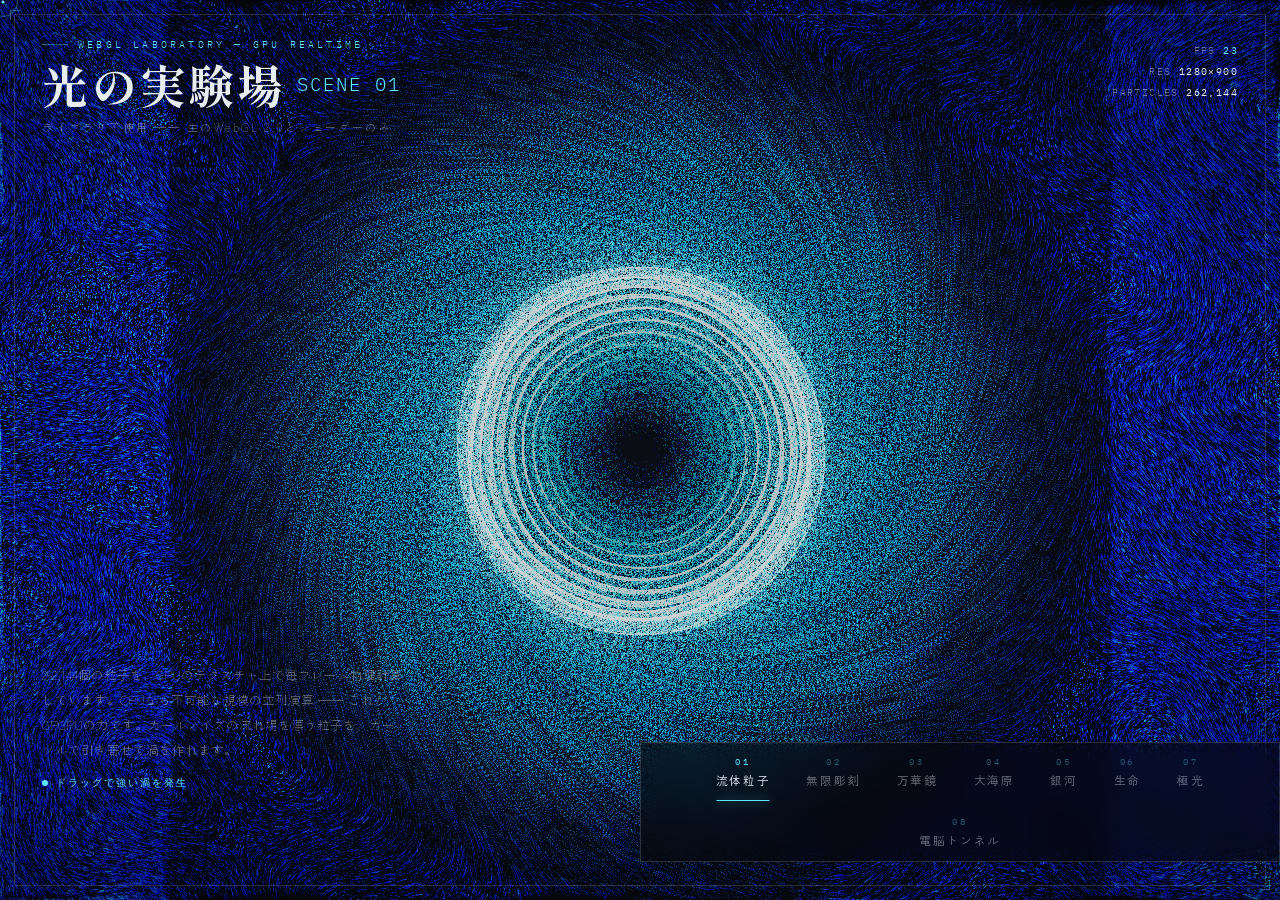
<file: sample/lumiLab.html>
<!DOCTYPE html>
<html lang="ja">
<head>
<meta charset="UTF-8">
<meta name="viewport" content="width=device-width, initial-scale=1.0">
<title>光の実験場 — WebGL Laboratory</title>
<link rel="preconnect" href="https://fonts.googleapis.com">
<link rel="preconnect" href="https://fonts.gstatic.com" crossorigin>
<link href="https://fonts.googleapis.com/css2?family=Shippori+Mincho:wght@500;700;800&family=Zen+Kaku+Gothic+New:wght@300;400;500&family=IBM+Plex+Mono:wght@300;400&display=swap" rel="stylesheet">
<style>
  :root {
    --ink: #060708;
    --paper: #e8edf2;
    --dim: rgba(232, 237, 242, 0.45);
    --faint: rgba(232, 237, 242, 0.16);
    --accent: #5ceaff;
    --accent-dim: rgba(92, 234, 255, 0.35);
    --mono: 'IBM Plex Mono', monospace;
    --serif: 'Shippori Mincho', serif;
    --sans: 'Zen Kaku Gothic New', sans-serif;
  }
  * { margin: 0; padding: 0; box-sizing: border-box; }
  html, body { height: 100%; overflow: hidden; background: var(--ink); }
  body { font-family: var(--sans); color: var(--paper); cursor: none; }

  #gl {
    position: fixed; inset: 0; width: 100%; height: 100%; display: block;
  }

  /* ---- 額縁フレーム ---- */
  .frame {
    position: fixed; inset: 14px; border: 1px solid var(--faint);
    pointer-events: none; z-index: 10;
  }
  .frame::before, .frame::after {
    content: ''; position: absolute; width: 9px; height: 9px;
    border: 1px solid var(--accent-dim);
  }
  .frame::before { top: -5px; left: -5px; border-right: none; border-bottom: none; }
  .frame::after { bottom: -5px; right: -5px; border-left: none; border-top: none; }

  /* ---- 粒状ノイズ & ビネット ---- */
  .grain {
    position: fixed; inset: 0; z-index: 9; pointer-events: none; opacity: 0.055;
    background-image: url("data:image/svg+xml,%3Csvg xmlns='http://www.w3.org/2000/svg' width='160' height='160'%3E%3Cfilter id='n'%3E%3CfeTurbulence type='fractalNoise' baseFrequency='0.9' numOctaves='2'/%3E%3C/filter%3E%3Crect width='160' height='160' filter='url(%23n)'/%3E%3C/svg%3E");
  }
  .vignette {
    position: fixed; inset: 0; z-index: 8; pointer-events: none;
    background: radial-gradient(ellipse 130% 110% at 50% 45%, transparent 55%, rgba(0,0,0,0.5) 100%);
  }

  /* ---- ヘッダー ---- */
  header {
    position: fixed; top: 38px; left: 42px; z-index: 20;
    animation: rise 1.1s cubic-bezier(.2,.8,.2,1) both 0.15s;
  }
  .kicker {
    font-family: var(--mono); font-size: 10px; font-weight: 300;
    letter-spacing: 0.32em; color: var(--accent); text-transform: uppercase;
    display: flex; align-items: center; gap: 10px;
  }
  .kicker::before { content: ''; width: 26px; height: 1px; background: var(--accent-dim); }
  h1 {
    font-family: var(--serif); font-weight: 800; font-size: clamp(28px, 4vw, 46px);
    letter-spacing: 0.06em; margin-top: 10px; line-height: 1;
  }
  h1 .num {
    font-family: var(--mono); font-weight: 300; font-size: 0.42em;
    color: var(--accent); vertical-align: 0.65em; margin-left: 0.6em;
    letter-spacing: 0.1em;
  }
  .sub {
    font-size: 11px; font-weight: 300; letter-spacing: 0.22em;
    color: var(--dim); margin-top: 12px;
  }

  /* ---- 計測パネル ---- */
  .stats {
    position: fixed; top: 40px; right: 42px; z-index: 20; text-align: right;
    font-family: var(--mono); font-size: 10px; font-weight: 300;
    letter-spacing: 0.14em; color: var(--dim); line-height: 2.1;
    animation: rise 1.1s cubic-bezier(.2,.8,.2,1) both 0.3s;
  }
  .stats b { color: var(--paper); font-weight: 400; }
  .stats .live { color: var(--accent); }

  /* ---- 解説 ---- */
  .caption {
    position: fixed; bottom: 110px; left: 42px; z-index: 20; max-width: 360px;
    animation: rise 1.1s cubic-bezier(.2,.8,.2,1) both 0.45s;
  }
  .caption p {
    font-size: 12.5px; font-weight: 300; line-height: 2; color: var(--dim);
    transition: opacity 0.4s;
  }
  .caption .hint {
    margin-top: 14px; font-family: var(--mono); font-size: 10px;
    letter-spacing: 0.2em; color: var(--accent);
    display: flex; align-items: center; gap: 8px;
  }
  .hint .pulse {
    width: 6px; height: 6px; border-radius: 50%; background: var(--accent);
    animation: pulse 2s ease-in-out infinite;
  }
  @keyframes pulse { 0%,100% { opacity: 1; transform: scale(1); } 50% { opacity: 0.3; transform: scale(0.6); } }

  /* ---- シーン切替タブ ---- */
  nav {
    position: fixed; bottom: 38px; left: 50%; transform: translateX(-50%);
    z-index: 20; display: flex; gap: 2px; flex-wrap: wrap; justify-content: center;
    max-width: calc(100vw - 48px);
    border: 1px solid var(--faint);
    background: rgba(6, 7, 8, 0.55); backdrop-filter: blur(12px);
    animation: rise 1.1s cubic-bezier(.2,.8,.2,1) both 0.6s;
  }
  nav button {
    cursor: none; appearance: none; border: none; background: transparent;
    color: var(--dim); font-family: var(--sans); font-weight: 400;
    padding: 13px 17px; font-size: 11.5px; letter-spacing: 0.14em;
    position: relative; transition: color 0.35s;
  }
  nav button .idx {
    font-family: var(--mono); font-size: 9px; color: var(--accent-dim);
    display: block; letter-spacing: 0.3em; margin-bottom: 5px;
    transition: color 0.35s;
  }
  nav button::after {
    content: ''; position: absolute; left: 50%; bottom: 0; height: 1px; width: 0;
    background: var(--accent); transform: translateX(-50%);
    transition: width 0.45s cubic-bezier(.2,.8,.2,1);
    box-shadow: 0 0 12px var(--accent);
  }
  nav button:hover { color: var(--paper); }
  nav button.on { color: var(--paper); }
  nav button.on .idx { color: var(--accent); }
  nav button.on::after { width: 60%; }

  /* ---- カスタムカーソル ---- */
  .cursor {
    position: fixed; z-index: 50; pointer-events: none;
    width: 30px; height: 30px; border: 1px solid var(--accent-dim);
    border-radius: 50%; transform: translate(-50%, -50%);
    transition: width 0.25s, height 0.25s, border-color 0.25s;
  }
  .cursor::after {
    content: ''; position: absolute; top: 50%; left: 50%;
    width: 3px; height: 3px; border-radius: 50%; background: var(--accent);
    transform: translate(-50%, -50%);
  }
  body.pressing .cursor { width: 48px; height: 48px; border-color: var(--accent); }

  /* ---- エラー表示 ---- */
  .fatal {
    position: fixed; inset: 0; z-index: 100; display: none;
    align-items: center; justify-content: center; background: var(--ink);
    padding: 40px; text-align: center;
  }
  .fatal.show { display: flex; }
  .fatal div { max-width: 520px; }
  .fatal h2 { font-family: var(--serif); font-size: 22px; margin-bottom: 16px; }
  .fatal pre {
    font-family: var(--mono); font-size: 11px; color: var(--dim);
    white-space: pre-wrap; text-align: left; line-height: 1.8;
    border: 1px solid var(--faint); padding: 16px; margin-top: 16px;
  }

  @keyframes rise {
    from { opacity: 0; transform: translateY(18px); }
    to { opacity: 1; transform: translateY(0); }
  }

  @media (max-width: 720px) {
    header { top: 30px; left: 28px; }
    .stats { display: none; }
    .caption { bottom: 120px; left: 28px; right: 28px; }
    nav button { padding: 12px 16px; font-size: 11px; }
    .frame { inset: 10px; }
    body { cursor: auto; }
    .cursor { display: none; }
  }
</style>
</head>
<body>

<canvas id="gl"></canvas>
<div class="vignette"></div>
<div class="grain"></div>
<div class="frame"></div>

<header>
  <div class="kicker">WebGL Laboratory — GPU Realtime</div>
  <h1>光の実験場<span class="num" id="sceneNum">SCENE 01</span></h1>
  <div class="sub">ライブラリ不使用 ── 生のWebGL 2.0とシェーダーのみ</div>
</header>

<div class="stats">
  <div>FPS <b class="live" id="fps">--</b></div>
  <div>RES <b id="res">--</b></div>
  <div id="extra">PARTICLES <b>262,144</b></div>
</div>

<div class="caption">
  <p id="desc"></p>
  <div class="hint"><span class="pulse"></span><span id="hint"></span></div>
</div>

<nav id="tabs">
  <button data-s="0" class="on"><span class="idx">01</span>流体粒子</button>
  <button data-s="1"><span class="idx">02</span>無限彫刻</button>
  <button data-s="2"><span class="idx">03</span>万華鏡</button>
  <button data-s="3"><span class="idx">04</span>大海原</button>
  <button data-s="4"><span class="idx">05</span>銀河</button>
  <button data-s="5"><span class="idx">06</span>生命</button>
  <button data-s="6"><span class="idx">07</span>極光</button>
  <button data-s="7"><span class="idx">08</span>電脳トンネル</button>
</nav>

<div class="cursor" id="cursor"></div>

<div class="fatal" id="fatal"><div>
  <h2>WebGL 2.0 を初期化できませんでした</h2>
  <pre id="fatalMsg"></pre>
</div></div>

<script>
'use strict';
// ============================================================
//  光の実験場 — Raw WebGL2 demo. No libraries, no polygons*.
//  (*scene 2 renders 3D entirely from math in a fragment shader)
// ============================================================

const canvas = document.getElementById('gl');
const gl = canvas.getContext('webgl2', { antialias: false, alpha: false });

function fatal(msg) {
  document.getElementById('fatalMsg').textContent = msg;
  document.getElementById('fatal').classList.add('show');
  throw new Error(msg);
}
if (!gl) fatal('このブラウザは WebGL 2.0 に対応していません。\nChrome / Edge / Firefox の最新版でお試しください。');
if (!gl.getExtension('EXT_color_buffer_float'))
  fatal('浮動小数点テクスチャ (EXT_color_buffer_float) が利用できません。');

// ---------- shader helpers ----------
function compile(type, src) {
  const s = gl.createShader(type);
  gl.shaderSource(s, src);
  gl.compileShader(s);
  if (!gl.getShaderParameter(s, gl.COMPILE_STATUS))
    fatal('Shader compile error:\n' + gl.getShaderInfoLog(s));
  return s;
}
function program(vsSrc, fsSrc) {
  const p = gl.createProgram();
  gl.attachShader(p, compile(gl.VERTEX_SHADER, vsSrc));
  gl.attachShader(p, compile(gl.FRAGMENT_SHADER, fsSrc));
  gl.linkProgram(p);
  if (!gl.getProgramParameter(p, gl.LINK_STATUS))
    fatal('Program link error:\n' + gl.getProgramInfoLog(p));
  return p;
}
const FSQ_VS = `#version 300 es
void main(){
  vec2 p = vec2(float((gl_VertexID<<1)&2), float(gl_VertexID&2));
  gl_Position = vec4(p*2.0-1.0, 0.0, 1.0);
}`;

// ---------- global state ----------
let W = 0, H = 0;
const DPR = Math.min(window.devicePixelRatio || 1, 2);
const mouse = { x: 0.5, y: 0.5, nx: 0, ny: 0, down: 0 };
const sm = { x: 0, y: 0 };   // smoothed mouse for camera scenes

const vao = gl.createVertexArray();
gl.bindVertexArray(vao);

// ============================================================
//  SCENE 1 — 流体粒子 (GPGPU particle simulation)
//  262,144 particles simulated entirely on the GPU via
//  ping-pong float textures + curl-noise flow field.
// ============================================================
const SIM = 512, COUNT = SIM * SIM;

const NOISE_GLSL = `
float hash(vec2 p){ p = fract(p*vec2(234.34,435.345)); p += dot(p,p+34.23); return fract(p.x*p.y); }
float noise(vec2 p){
  vec2 i = floor(p), f = fract(p);
  vec2 u = f*f*(3.0-2.0*f);
  return mix(mix(hash(i),hash(i+vec2(1,0)),u.x),
             mix(hash(i+vec2(0,1)),hash(i+vec2(1,1)),u.x),u.y);
}
float fbm(vec2 p){
  float v = 0.0, a = 0.5;
  for(int i=0;i<4;i++){ v += a*noise(p); p *= 2.03; a *= 0.5; }
  return v;
}
vec2 curl(vec2 p){
  float e = 0.04;
  float a = fbm(p+vec2(0,e)), b = fbm(p-vec2(0,e));
  float c = fbm(p+vec2(e,0)), d = fbm(p-vec2(e,0));
  return vec2(a-b, d-c) / (2.0*e);
}`;

const simFS = `#version 300 es
precision highp float;
uniform sampler2D uState;
uniform float uTime, uDt, uAspect, uForce;
uniform vec2 uMouse;
out vec4 o;
${NOISE_GLSL}
void main(){
  vec4 s = texelFetch(uState, ivec2(gl_FragCoord.xy), 0);
  vec2 p = s.xy, v = s.zw;
  // curl-noise flow field, slowly evolving
  v += curl(p*1.1 + vec2(uTime*0.04, -uTime*0.03)) * 0.06 * uDt;
  // mouse: swirling attractor (radial pull + tangential swirl)
  vec2 d = uMouse - p;
  float r = length(d) + 1e-4;
  vec2 dir = d / r;
  vec2 tang = vec2(-dir.y, dir.x);
  float fall = smoothstep(1.1, 0.0, r);
  v += (dir*0.9 + tang*1.3) * fall * uForce * uDt;
  v *= 0.984;
  p += v * uDt;
  // wrap at edges
  if(p.x >  uAspect) p.x -= uAspect*2.0;
  if(p.x < -uAspect) p.x += uAspect*2.0;
  if(p.y >  1.0) p.y -= 2.0;
  if(p.y < -1.0) p.y += 2.0;
  o = vec4(p, v);
}`;

const ptVS = `#version 300 es
precision highp float;
uniform sampler2D uState;
uniform float uAspect, uDpr;
out float vSpeed;
void main(){
  ivec2 ts = textureSize(uState, 0);
  ivec2 uv = ivec2(gl_VertexID % ts.x, gl_VertexID / ts.x);
  vec4 s = texelFetch(uState, uv, 0);
  gl_Position = vec4(s.x/uAspect, s.y, 0.0, 1.0);
  gl_PointSize = 1.6 * uDpr;
  vSpeed = length(s.zw);
}`;

const ptFS = `#version 300 es
precision highp float;
in float vSpeed;
out vec4 o;
void main(){
  vec2 q = gl_PointCoord - 0.5;
  float m = smoothstep(0.5, 0.1, length(q));
  vec3 col = mix(vec3(0.03, 0.14, 0.38), vec3(0.16, 0.78, 1.0), smoothstep(0.0, 0.45, vSpeed));
  col = mix(col, vec3(1.0, 0.96, 0.82), smoothstep(0.5, 1.3, vSpeed));
  o = vec4(col * m * 0.5, 1.0);
}`;

const fadeFS = `#version 300 es
precision highp float;
uniform float uFade;
out vec4 o;
void main(){ o = vec4(vec3(uFade), 0.0); }`;

const compositeFS = `#version 300 es
precision highp float;
uniform sampler2D uTex;
uniform vec2 uRes;
out vec4 o;
void main(){
  vec2 uv = gl_FragCoord.xy / uRes;
  vec3 c = texture(uTex, uv).rgb;
  float d = length(uv - 0.5);
  vec3 bg = mix(vec3(0.014, 0.022, 0.038), vec3(0.0, 0.004, 0.010), smoothstep(0.0, 0.8, d));
  c = bg + c;
  c = 1.0 - exp(-c * 1.7);          // filmic-ish tonemap
  c *= 1.0 - 0.45 * smoothstep(0.35, 0.85, d); // vignette
  o = vec4(c, 1.0);
}`;

const scene1 = (() => {
  const simProg = program(FSQ_VS, simFS);
  const ptProg = program(ptVS, ptFS);
  const fadeProg = program(FSQ_VS, fadeFS);
  const compProg = program(FSQ_VS, compositeFS);

  // ping-pong state textures
  function makeStateTex(data) {
    const t = gl.createTexture();
    gl.bindTexture(gl.TEXTURE_2D, t);
    gl.texImage2D(gl.TEXTURE_2D, 0, gl.RGBA32F, SIM, SIM, 0, gl.RGBA, gl.FLOAT, data);
    gl.texParameteri(gl.TEXTURE_2D, gl.TEXTURE_MIN_FILTER, gl.NEAREST);
    gl.texParameteri(gl.TEXTURE_2D, gl.TEXTURE_MAG_FILTER, gl.NEAREST);
    gl.texParameteri(gl.TEXTURE_2D, gl.TEXTURE_WRAP_S, gl.CLAMP_TO_EDGE);
    gl.texParameteri(gl.TEXTURE_2D, gl.TEXTURE_WRAP_T, gl.CLAMP_TO_EDGE);
    return t;
  }
  const seed = new Float32Array(COUNT * 4);
  for (let i = 0; i < COUNT; i++) {
    seed[i*4]   = (Math.random()*2-1) * 1.8;
    seed[i*4+1] = (Math.random()*2-1);
    seed[i*4+2] = 0;
    seed[i*4+3] = 0;
  }
  const stateTex = [makeStateTex(seed), makeStateTex(null)];
  const stateFBO = [gl.createFramebuffer(), gl.createFramebuffer()];
  for (let i = 0; i < 2; i++) {
    gl.bindFramebuffer(gl.FRAMEBUFFER, stateFBO[i]);
    gl.framebufferTexture2D(gl.FRAMEBUFFER, gl.COLOR_ATTACHMENT0, gl.TEXTURE_2D, stateTex[i], 0);
  }
  let cur = 0;

  // trail accumulation buffer (screen-sized)
  let trailTex = null, trailFBO = gl.createFramebuffer();
  function buildTrail() {
    if (trailTex) gl.deleteTexture(trailTex);
    trailTex = gl.createTexture();
    gl.bindTexture(gl.TEXTURE_2D, trailTex);
    gl.texImage2D(gl.TEXTURE_2D, 0, gl.RGBA8, W, H, 0, gl.RGBA, gl.UNSIGNED_BYTE, null);
    gl.texParameteri(gl.TEXTURE_2D, gl.TEXTURE_MIN_FILTER, gl.LINEAR);
    gl.texParameteri(gl.TEXTURE_2D, gl.TEXTURE_MAG_FILTER, gl.LINEAR);
    gl.texParameteri(gl.TEXTURE_2D, gl.TEXTURE_WRAP_S, gl.CLAMP_TO_EDGE);
    gl.texParameteri(gl.TEXTURE_2D, gl.TEXTURE_WRAP_T, gl.CLAMP_TO_EDGE);
    gl.bindFramebuffer(gl.FRAMEBUFFER, trailFBO);
    gl.framebufferTexture2D(gl.FRAMEBUFFER, gl.COLOR_ATTACHMENT0, gl.TEXTURE_2D, trailTex, 0);
    gl.clearColor(0, 0, 0, 1);
    gl.clear(gl.COLOR_BUFFER_BIT);
  }

  const u = (p, n) => gl.getUniformLocation(p, n);

  return {
    resize: buildTrail,
    enter: buildTrail,
    frame(t, dt) {
      const aspect = W / H;
      // --- simulate ---
      gl.disable(gl.BLEND);
      gl.bindFramebuffer(gl.FRAMEBUFFER, stateFBO[1 - cur]);
      gl.viewport(0, 0, SIM, SIM);
      gl.useProgram(simProg);
      gl.activeTexture(gl.TEXTURE0);
      gl.bindTexture(gl.TEXTURE_2D, stateTex[cur]);
      gl.uniform1i(u(simProg, 'uState'), 0);
      gl.uniform1f(u(simProg, 'uTime'), t);
      gl.uniform1f(u(simProg, 'uDt'), dt);
      gl.uniform1f(u(simProg, 'uAspect'), aspect);
      gl.uniform1f(u(simProg, 'uForce'), mouse.down ? 4.5 : 1.1);
      gl.uniform2f(u(simProg, 'uMouse'), mouse.nx * aspect, mouse.ny);
      gl.drawArrays(gl.TRIANGLES, 0, 3);
      cur = 1 - cur;

      // --- fade trails (linear subtract so blacks reach true zero) ---
      gl.bindFramebuffer(gl.FRAMEBUFFER, trailFBO);
      gl.viewport(0, 0, W, H);
      gl.enable(gl.BLEND);
      gl.blendEquation(gl.FUNC_REVERSE_SUBTRACT);
      gl.blendFunc(gl.ONE, gl.ONE);
      gl.useProgram(fadeProg);
      gl.uniform1f(u(fadeProg, 'uFade'), Math.min(0.06, Math.max(0.01, dt * 1.8)));
      gl.drawArrays(gl.TRIANGLES, 0, 3);

      // --- draw particles, additive ---
      gl.blendEquation(gl.FUNC_ADD);
      gl.blendFunc(gl.ONE, gl.ONE);
      gl.useProgram(ptProg);
      gl.bindTexture(gl.TEXTURE_2D, stateTex[cur]);
      gl.uniform1i(u(ptProg, 'uState'), 0);
      gl.uniform1f(u(ptProg, 'uAspect'), aspect);
      gl.uniform1f(u(ptProg, 'uDpr'), DPR);
      gl.drawArrays(gl.POINTS, 0, COUNT);

      // --- composite to screen ---
      gl.disable(gl.BLEND);
      gl.bindFramebuffer(gl.FRAMEBUFFER, null);
      gl.viewport(0, 0, W, H);
      gl.useProgram(compProg);
      gl.bindTexture(gl.TEXTURE_2D, trailTex);
      gl.uniform1i(u(compProg, 'uTex'), 0);
      gl.uniform2f(u(compProg, 'uRes'), W, H);
      gl.drawArrays(gl.TRIANGLES, 0, 3);
    }
  };
})();

// ============================================================
//  SCENE 2 — 無限彫刻 (raymarched SDF metaballs)
//  Zero polygons: the entire 3D scene is a distance function
//  evaluated per-pixel, with soft shadows, AO and fresnel.
// ============================================================
const marchFS = `#version 300 es
precision highp float;
uniform vec2 uRes;
uniform float uTime;
uniform vec2 uMouse;
out vec4 o;

mat2 rot(float a){ float c=cos(a), s=sin(a); return mat2(c,-s,s,c); }
float smin(float a, float b, float k){
  float h = clamp(0.5 + 0.5*(b-a)/k, 0.0, 1.0);
  return mix(b, a, h) - k*h*(1.0-h);
}
float mapBlob(vec3 p){
  float t = uTime * 0.55;
  float d = 1e9;
  for(int i=0;i<5;i++){
    float fi = float(i);
    vec3 c = vec3(
      sin(t*0.71 + fi*2.1) * 0.95,
      sin(t*0.93 + fi*1.37) * 0.45 + 0.30,
      cos(t*0.52 + fi*1.71) * 0.95);
    float r = 0.36 + 0.13 * sin(t*1.2 + fi*2.0);
    d = smin(d, length(p - c) - r, 0.5);
  }
  return d;
}
float map(vec3 p){
  return min(mapBlob(p), p.y + 1.15);
}
vec3 normalAt(vec3 p){
  vec2 e = vec2(0.0015, -0.0015);
  return normalize(
    e.xyy*map(p+e.xyy) + e.yyx*map(p+e.yyx) +
    e.yxy*map(p+e.yxy) + e.xxx*map(p+e.xxx));
}
float softShadow(vec3 ro, vec3 rd){
  float res = 1.0, t = 0.06;
  for(int i=0;i<28;i++){
    float h = map(ro + rd*t);
    res = min(res, 9.0*h/t);
    t += clamp(h, 0.03, 0.35);
    if(res < 0.004 || t > 9.0) break;
  }
  return clamp(res, 0.0, 1.0);
}
float ao(vec3 p, vec3 n){
  float occ = 0.0, sca = 1.0;
  for(int i=0;i<5;i++){
    float h = 0.02 + 0.10*float(i);
    occ += (h - map(p + n*h)) * sca;
    sca *= 0.62;
  }
  return clamp(1.0 - 2.2*occ, 0.0, 1.0);
}
vec3 sky(vec3 rd){
  float h = max(rd.y, 0.0);
  vec3 c = mix(vec3(0.020, 0.034, 0.055), vec3(0.002, 0.005, 0.012), h);
  c += vec3(0.06, 0.22, 0.30) * pow(1.0 - abs(rd.y), 9.0) * 0.55; // horizon glow
  return c;
}
void main(){
  vec2 uv = (gl_FragCoord.xy - 0.5*uRes) / uRes.y;
  // orbiting camera
  float yaw = uTime*0.12 + uMouse.x*2.6;
  float pit = clamp(0.32 - uMouse.y*0.55, -0.05, 1.1);
  float rad = 4.4;
  vec3 ro = vec3(sin(yaw)*cos(pit), sin(pit), cos(yaw)*cos(pit)) * rad;
  ro.y += 0.55;
  vec3 ta = vec3(0.0, 0.15, 0.0);
  vec3 fw = normalize(ta - ro);
  vec3 rt = normalize(cross(fw, vec3(0,1,0)));
  vec3 up = cross(rt, fw);
  vec3 rd = normalize(fw*1.55 + rt*uv.x + up*uv.y);

  // raymarch
  float t = 0.0, d;
  bool hit = false;
  for(int i=0;i<110;i++){
    d = map(ro + rd*t);
    if(d < 0.0012*t + 0.0006){ hit = true; break; }
    t += d;
    if(t > 26.0) break;
  }

  vec3 col = sky(rd);
  if(hit){
    vec3 p = ro + rd*t;
    vec3 n = normalAt(p);
    bool isFloor = mapBlob(p) > 0.01;
    vec3 ld = normalize(vec3(0.55, 0.85, -0.35));
    float dif = clamp(dot(n, ld), 0.0, 1.0);
    float sh = softShadow(p + n*0.02, ld);
    float occ = ao(p, n);
    float fre = pow(1.0 - clamp(dot(n, -rd), 0.0, 1.0), 4.0);
    vec3 ref = reflect(rd, n);
    float spe = pow(clamp(dot(ref, ld), 0.0, 1.0), 40.0) * sh;

    if(isFloor){
      // dark floor with glowing grid
      vec2 g = abs(fract(p.xz*0.85) - 0.5);
      float line = 1.0 - smoothstep(0.0, 0.035, min(g.x, g.y));
      float fade = exp(-length(p.xz)*0.22);
      vec3 base = vec3(0.012, 0.016, 0.022);
      col = base * (0.3 + dif*sh*0.8) * occ;
      col += vec3(0.10, 0.55, 0.70) * line * fade * (0.25 + 0.75*sh);
      col += sky(ref) * fre * 0.5;
    } else {
      // liquid-metal blobs
      vec3 base = vec3(0.035, 0.085, 0.110);
      vec3 env = sky(ref) * 2.4;
      col = base * (0.18 + dif*sh) * occ;
      col += env * (0.25 + 0.75*fre) * occ;
      col += vec3(0.9, 0.98, 1.0) * spe * 1.6;
      col += vec3(0.05, 0.45, 0.60) * pow(fre, 2.0) * 0.8; // cyan rim
    }
    // fog
    col = mix(col, sky(rd), 1.0 - exp(-0.0045*t*t));
  }

  // grade
  col = 1.0 - exp(-col * 2.6);
  col = pow(col, vec3(0.92));
  float vig = length(uv) ;
  col *= 1.0 - 0.4*smoothstep(0.45, 1.0, vig);
  o = vec4(col, 1.0);
}`;

const scene2 = (() => {
  const prog = program(FSQ_VS, marchFS);
  const u = n => gl.getUniformLocation(prog, n);
  return {
    resize() {}, enter() {},
    frame(t) {
      gl.disable(gl.BLEND);
      gl.bindFramebuffer(gl.FRAMEBUFFER, null);
      gl.viewport(0, 0, W, H);
      gl.useProgram(prog);
      gl.uniform2f(u('uRes'), W, H);
      gl.uniform1f(u('uTime'), t);
      gl.uniform2f(u('uMouse'), mouse.nx, mouse.ny);
      gl.drawArrays(gl.TRIANGLES, 0, 3);
    }
  };
})();

// ============================================================
//  SCENE 3 — 万華鏡 (Kaliset fractal)
//  One recurrence relation — z = |z|/(z·z) − c — iterated 24
//  times per pixel, producing infinite filament structures.
// ============================================================
const kaliFS = `#version 300 es
precision highp float;
uniform vec2 uRes;
uniform float uTime;
uniform vec2 uMouse;
out vec4 o;

mat2 rot(float a){ float c=cos(a), s=sin(a); return mat2(c,-s,s,c); }
vec3 pal(float t){
  return vec3(0.04,0.06,0.10) + vec3(0.55,0.62,0.70)
       * cos(6.28318*(vec3(0.62,0.58,0.50)*t + vec3(0.00,0.12,0.30)));
}
void main(){
  vec2 uv = (gl_FragCoord.xy - 0.5*uRes) / uRes.y;
  float t = uTime * 0.08;
  float zoom = 1.45 + 0.25*sin(t*0.7);
  vec2 z = uv * zoom;
  z *= rot(t*0.35);
  vec2 c = vec2(0.842, 0.585)
         + vec2(sin(t*1.31), cos(t*1.07)) * 0.040
         + uMouse * 0.045;
  float acc = 0.0;
  float trap = 1e9;
  for(int i=0;i<24;i++){
    z = abs(z) / clamp(dot(z, z), 1e-6, 1e6) - c;
    acc += exp(-length(z) * 2.0);
    trap = min(trap, abs(z.y) + abs(z.x)*0.28);
  }
  float fil = pow(clamp(1.0 - trap, 0.0, 1.0), 7.0);
  vec3 col = pal(acc*0.16 + t*0.25) * (acc*0.22);
  col += vec3(0.55, 0.85, 1.0) * fil * 0.85;
  col += vec3(0.02, 0.03, 0.06);                  // deep base
  col = 1.0 - exp(-col * 1.9);
  float vig = length(uv);
  col *= 1.0 - 0.5*smoothstep(0.5, 1.05, vig);
  o = vec4(col, 1.0);
}`;

const scene3 = (() => {
  const prog = program(FSQ_VS, kaliFS);
  const u = n => gl.getUniformLocation(prog, n);
  return {
    resize() {}, enter() {},
    frame(t) {
      gl.disable(gl.BLEND);
      gl.bindFramebuffer(gl.FRAMEBUFFER, null);
      gl.viewport(0, 0, W, H);
      gl.useProgram(prog);
      gl.uniform2f(u('uRes'), W, H);
      gl.uniform1f(u('uTime'), t);
      gl.uniform2f(u('uMouse'), mouse.nx, mouse.ny);
      gl.drawArrays(gl.TRIANGLES, 0, 3);
    }
  };
})();

// ============================================================
//  SCENE 4 — 大海原 (vertex-displaced wireframe ocean)
//  A 200×200 vertex mesh deformed every frame in the vertex
//  shader — the classic 3D pipeline, drawn as glowing wires.
// ============================================================
const OCEAN_N = 200;

const oceanVS = `#version 300 es
precision highp float;
uniform float uTime, uAspect, uDpr, uStorm, uMode;
uniform vec2 uSm;
out vec3 vCol;
mat2 rot(float a){ float c=cos(a), s=sin(a); return mat2(c,-s,s,c); }
${NOISE_GLSL}
const float N = ${OCEAN_N}.0;
void main(){
  float id = float(gl_VertexID);
  float xi = mod(id, N), zi = floor(id / N);
  vec2 g = vec2(xi, zi) / (N - 1.0);
  vec2 xz = vec2((g.x - 0.5) * 30.0, -1.5 - g.y * 30.0);
  float t = uTime;
  float amp = 1.0 + uStorm * 1.8;
  float h = 0.0;
  h += sin(dot(xz, vec2(0.30, 0.16)) + t*1.05) * 0.45;
  h += sin(dot(xz, vec2(-0.22, 0.28)) + t*0.85) * 0.32;
  h += sin(dot(xz, vec2(0.11, -0.33)) + t*1.35) * 0.22;
  h += (noise(xz*0.5 + vec2(t*0.22, t*0.16)) - 0.5) * 1.3;
  h += (noise(xz*1.6 + vec2(-t*0.38, t*0.27)) - 0.5) * 0.45;
  h *= amp;
  vec3 wp = vec3(xz.x, h*0.45 - 1.2, xz.y);
  vec3 cp = wp - vec3(0.0, 2.0, 1.5);
  cp.yz = rot(0.22 - uSm.y*0.10) * cp.yz;
  cp.xz = rot(uSm.x*0.28) * cp.xz;
  float w = max(-cp.z, 0.4);
  gl_Position = vec4(cp.x*1.5/uAspect, cp.y*1.5, 0.0, -cp.z);
  float crest = smoothstep(0.0, 1.1, h);
  float fog = exp(-max(w - 2.0, 0.0) * 0.085);
  vec3 col = mix(vec3(0.012, 0.075, 0.13), vec3(0.16, 0.75, 0.95), crest);
  col = mix(col, vec3(0.95, 0.98, 1.0), smoothstep(1.3, 2.2, h));
  float bright = (uMode > 0.5) ? smoothstep(0.7, 1.4, h) * 1.6 : 0.55;
  vCol = col * fog * bright;
  gl_PointSize = (1.2 + crest*2.4) * uDpr * 7.0 / w;
}`;

const oceanFS = `#version 300 es
precision highp float;
in vec3 vCol;
uniform float uMode;
out vec4 o;
void main(){
  vec3 c = vCol;
  if(uMode > 0.5) c *= smoothstep(0.5, 0.1, length(gl_PointCoord - 0.5));
  o = vec4(c, 1.0);
}`;

const oceanSkyFS = `#version 300 es
precision highp float;
uniform vec2 uRes;
uniform float uTime;
out vec4 o;
${NOISE_GLSL}
void main(){
  vec2 uv = gl_FragCoord.xy / uRes;
  vec2 p = (gl_FragCoord.xy - 0.5*uRes) / uRes.y;
  vec3 col = mix(vec3(0.012, 0.022, 0.045), vec3(0.0, 0.002, 0.008), pow(uv.y, 0.7));
  vec2 sg = floor(gl_FragCoord.xy / 2.0);
  if(hash(sg) > 0.9965){
    float tw = 0.5 + 0.5*sin(uTime*(1.0 + hash(sg + 1.0)*3.0) + hash(sg + 2.0)*6.28);
    col += vec3(0.7, 0.8, 1.0) * tw * smoothstep(0.30, 0.75, uv.y) * 0.8;
  }
  vec2 mp = vec2(0.55, 0.30);
  float md = length(p - mp);
  col += vec3(0.90, 0.95, 1.00) * smoothstep(0.050, 0.046, md) * 0.9;
  col += vec3(0.30, 0.50, 0.70) * exp(-md*6.0) * 0.35;
  o = vec4(col, 1.0);
}`;

const scene4 = (() => {
  const meshProg = program(oceanVS, oceanFS);
  const skyProg = program(FSQ_VS, oceanSkyFS);
  const idx = [];
  for (let z = 0; z < OCEAN_N; z++)
    for (let x = 0; x < OCEAN_N - 1; x++)
      idx.push(z*OCEAN_N + x, z*OCEAN_N + x + 1);
  for (let x = 0; x < OCEAN_N; x++)
    for (let z = 0; z < OCEAN_N - 1; z++)
      idx.push(z*OCEAN_N + x, (z+1)*OCEAN_N + x);
  const ibo = gl.createBuffer();
  gl.bindBuffer(gl.ELEMENT_ARRAY_BUFFER, ibo);
  gl.bufferData(gl.ELEMENT_ARRAY_BUFFER, new Uint32Array(idx), gl.STATIC_DRAW);
  const LINE_IDX = idx.length;
  let storm = 0;
  const u = (p, n) => gl.getUniformLocation(p, n);
  return {
    resize() {}, enter() {},
    frame(t, dt) {
      storm += ((mouse.down ? 1 : 0) - storm) * Math.min(dt * 2.5, 0.12);
      gl.bindFramebuffer(gl.FRAMEBUFFER, null);
      gl.viewport(0, 0, W, H);
      gl.disable(gl.BLEND);
      gl.useProgram(skyProg);
      gl.uniform2f(u(skyProg, 'uRes'), W, H);
      gl.uniform1f(u(skyProg, 'uTime'), t);
      gl.drawArrays(gl.TRIANGLES, 0, 3);
      gl.enable(gl.BLEND);
      gl.blendEquation(gl.FUNC_ADD);
      gl.blendFunc(gl.ONE, gl.ONE);
      gl.useProgram(meshProg);
      gl.uniform1f(u(meshProg, 'uTime'), t);
      gl.uniform1f(u(meshProg, 'uAspect'), W / H);
      gl.uniform1f(u(meshProg, 'uDpr'), DPR);
      gl.uniform1f(u(meshProg, 'uStorm'), storm);
      gl.uniform2f(u(meshProg, 'uSm'), sm.x, sm.y);
      gl.uniform1f(u(meshProg, 'uMode'), 0);
      gl.drawElements(gl.LINES, LINE_IDX, gl.UNSIGNED_INT, 0);
      gl.uniform1f(u(meshProg, 'uMode'), 1);
      gl.drawArrays(gl.POINTS, 0, OCEAN_N * OCEAN_N);
      gl.disable(gl.BLEND);
    }
  };
})();

// ============================================================
//  SCENE 5 — 銀河 (procedural spiral galaxy, 153k stars)
//  Every star's orbit is generated inside the vertex shader
//  from gl_VertexID alone — zero vertex buffers, zero uploads.
// ============================================================
const GAL = 150000, GSTARS = 3000;

const galVS = `#version 300 es
precision highp float;
uniform float uTime, uAspect, uDpr;
uniform vec2 uOrbit;
out vec3 vCol;
mat2 rot(float a){ float c=cos(a), s=sin(a); return mat2(c,-s,s,c); }
float hash1(float n){ return fract(sin(n)*43758.5453123); }
void main(){
  float i = float(gl_VertexID);
  vec3 p; vec3 col; float sz;
  if(i >= ${GAL}.0){
    float j = i - ${GAL}.0;
    vec3 d = normalize(vec3(hash1(j+7.7), hash1(j+8.8), hash1(j+9.9)) - 0.5);
    p = d * 16.0;
    col = mix(vec3(0.6, 0.7, 1.0), vec3(1.0, 0.9, 0.75), hash1(j+3.3)) * (0.25 + 0.75*hash1(j+1.1));
    sz = 0.9 + hash1(j+5.5);
  } else {
    float h1 = hash1(i*0.731 + 0.1);
    float h2 = hash1(i*0.387 + 1.3);
    float h3 = hash1(i*0.531 + 2.7);
    float h4 = hash1(i*0.917 + 3.9);
    float h5 = hash1(i*0.291 + 4.2);
    float r = pow(h1, 1.7) * 3.2 + 0.03;
    float arm = floor(h2 * 2.9999);
    float spread = (h3 - 0.5) * (0.30 + r*0.22);
    float ang = arm*2.0944 + r*1.35 + spread + uTime*(0.28/(r + 0.5));
    float y = (h4 - 0.5) * 0.55 * exp(-r*0.9) + (h5 - 0.5)*0.04;
    p = vec3(cos(ang)*r, y, sin(ang)*r);
    vec3 core = vec3(1.0, 0.86, 0.62);
    vec3 armC = mix(vec3(0.25, 0.5, 1.0), vec3(0.45, 0.85, 1.0), h3);
    col = mix(core, armC, smoothstep(0.15, 1.7, r));
    if(h5 > 0.972) col = vec3(1.0, 0.45, 0.55);
    col *= 0.4 + 0.6*h4;
    sz = (0.7 + h2*1.5) * (1.0 + step(0.995, h4)*2.2) * (1.0 + smoothstep(0.5, 0.0, r)*1.2);
  }
  vec3 cp = p;
  cp.xz = rot(uOrbit.x) * cp.xz;
  cp.yz = rot(uOrbit.y) * cp.yz;
  cp.z -= 5.4;
  float w = max(-cp.z, 0.4);
  gl_Position = vec4(cp.x*1.45/uAspect, cp.y*1.45, 0.0, -cp.z);
  gl_PointSize = max(sz * uDpr * 4.2 / w, 0.7);
  vCol = col;
}`;

const galFS = `#version 300 es
precision highp float;
in vec3 vCol;
out vec4 o;
void main(){
  float m = smoothstep(0.5, 0.05, length(gl_PointCoord - 0.5));
  o = vec4(vCol * m * 0.6, 1.0);
}`;

const scene5 = (() => {
  const prog = program(galVS, galFS);
  const u = n => gl.getUniformLocation(prog, n);
  return {
    resize() {}, enter() {},
    frame(t) {
      gl.bindFramebuffer(gl.FRAMEBUFFER, null);
      gl.viewport(0, 0, W, H);
      gl.clearColor(0.004, 0.006, 0.014, 1);
      gl.clear(gl.COLOR_BUFFER_BIT);
      gl.enable(gl.BLEND);
      gl.blendEquation(gl.FUNC_ADD);
      gl.blendFunc(gl.ONE, gl.ONE);
      gl.useProgram(prog);
      gl.uniform1f(u('uTime'), t);
      gl.uniform1f(u('uAspect'), W / H);
      gl.uniform1f(u('uDpr'), DPR);
      gl.uniform2f(u('uOrbit'), t*0.05 + sm.x*1.6, 0.42 - sm.y*0.45);
      gl.drawArrays(gl.POINTS, 0, GAL + GSTARS);
      gl.disable(gl.BLEND);
    }
  };
})();

// ============================================================
//  SCENE 6 — 生命 (Conway's Game of Life, GPU automaton)
//  Cell birth/death evaluated for every cell in parallel.
//  GPU as a *computer*, not just a renderer.
// ============================================================
const golSimFS = `#version 300 es
precision highp float;
uniform sampler2D uState;
uniform float uStep, uPaint, uSeed;
uniform vec2 uMouse;
out vec4 o;
float phash(vec2 p){ p = fract(p*vec2(234.34, 435.345)); p += dot(p, p+34.23); return fract(p.x*p.y); }
float alive(ivec2 c, ivec2 sz){
  c = (c + sz) % sz;
  return step(0.5, texelFetch(uState, c, 0).r);
}
void main(){
  ivec2 sz = textureSize(uState, 0);
  ivec2 c = ivec2(gl_FragCoord.xy);
  vec4 s = texelFetch(uState, c, 0);
  float a = s.r, age = s.g;
  if(uStep > 0.5){
    float n =
      alive(c+ivec2(-1,-1), sz) + alive(c+ivec2(0,-1), sz) + alive(c+ivec2(1,-1), sz) +
      alive(c+ivec2(-1, 0), sz) +                            alive(c+ivec2(1, 0), sz) +
      alive(c+ivec2(-1, 1), sz) + alive(c+ivec2(0, 1), sz) + alive(c+ivec2(1, 1), sz);
    float na = (a > 0.5) ? ((n > 1.5 && n < 3.5) ? 1.0 : 0.0)
                         : ((n > 2.5 && n < 3.5) ? 1.0 : 0.0);
    age = (na > 0.5) ? 1.0 : age * 0.93;
    a = na;
  }
  if(uPaint > 0.5 && distance(gl_FragCoord.xy, uMouse) < 7.0
     && phash(gl_FragCoord.xy + uSeed) > 0.45){
    a = 1.0; age = 1.0;
  }
  o = vec4(a, age, 0.0, 1.0);
}`;

const golDispFS = `#version 300 es
precision highp float;
uniform sampler2D uState;
uniform vec2 uRes;
out vec4 o;
void main(){
  vec2 uv = gl_FragCoord.xy / uRes;
  vec4 s = texture(uState, uv);
  float a = s.r, g = s.g;
  vec3 col = mix(vec3(0.004, 0.010, 0.022), vec3(0.0, 0.30, 0.42), g*g);
  col += vec3(0.30, 0.10, 0.55) * pow(g, 10.0) * 0.8;
  if(a > 0.5) col = vec3(0.72, 0.97, 1.0);
  float d = length(uv - 0.5);
  col *= 1.0 - 0.45*smoothstep(0.4, 0.9, d);
  o = vec4(col, 1.0);
}`;

const scene6 = (() => {
  const simProg = program(FSQ_VS, golSimFS);
  const dispProg = program(FSQ_VS, golDispFS);
  const tex = [null, null];
  const fbo = [gl.createFramebuffer(), gl.createFramebuffer()];
  let GW = 0, GH = 0, cur = 0, acc = 0;
  function build() {
    GW = Math.max(64, Math.round(W / (3 * DPR)));
    GH = Math.max(64, Math.round(H / (3 * DPR)));
    const seed = new Uint8Array(GW * GH * 4);
    for (let i = 0; i < GW * GH; i++) {
      const a = Math.random() < 0.13 ? 255 : 0;
      seed[i*4] = a; seed[i*4+1] = a; seed[i*4+3] = 255;
    }
    for (let i = 0; i < 2; i++) {
      if (tex[i]) gl.deleteTexture(tex[i]);
      tex[i] = gl.createTexture();
      gl.bindTexture(gl.TEXTURE_2D, tex[i]);
      gl.texImage2D(gl.TEXTURE_2D, 0, gl.RGBA8, GW, GH, 0, gl.RGBA, gl.UNSIGNED_BYTE, i === 0 ? seed : null);
      gl.texParameteri(gl.TEXTURE_2D, gl.TEXTURE_MIN_FILTER, gl.NEAREST);
      gl.texParameteri(gl.TEXTURE_2D, gl.TEXTURE_MAG_FILTER, gl.NEAREST);
      gl.texParameteri(gl.TEXTURE_2D, gl.TEXTURE_WRAP_S, gl.CLAMP_TO_EDGE);
      gl.texParameteri(gl.TEXTURE_2D, gl.TEXTURE_WRAP_T, gl.CLAMP_TO_EDGE);
      gl.bindFramebuffer(gl.FRAMEBUFFER, fbo[i]);
      gl.framebufferTexture2D(gl.FRAMEBUFFER, gl.COLOR_ATTACHMENT0, gl.TEXTURE_2D, tex[i], 0);
    }
    cur = 0;
  }
  const u = (p, n) => gl.getUniformLocation(p, n);
  return {
    resize: build,
    enter() {},
    info() { return GW + '×' + GH + ' = ' + (GW * GH).toLocaleString(); },
    frame(t, dt) {
      acc += dt;
      let step = 0;
      if (acc > 1 / 15) { step = 1; acc = 0; }
      gl.disable(gl.BLEND);
      gl.bindFramebuffer(gl.FRAMEBUFFER, fbo[1 - cur]);
      gl.viewport(0, 0, GW, GH);
      gl.useProgram(simProg);
      gl.activeTexture(gl.TEXTURE0);
      gl.bindTexture(gl.TEXTURE_2D, tex[cur]);
      gl.uniform1i(u(simProg, 'uState'), 0);
      gl.uniform1f(u(simProg, 'uStep'), step);
      gl.uniform1f(u(simProg, 'uPaint'), mouse.down ? 1 : 0);
      gl.uniform1f(u(simProg, 'uSeed'), t % 100);
      gl.uniform2f(u(simProg, 'uMouse'),
        mouse.x / innerWidth * GW, (1 - mouse.y / innerHeight) * GH);
      gl.drawArrays(gl.TRIANGLES, 0, 3);
      cur = 1 - cur;
      gl.bindFramebuffer(gl.FRAMEBUFFER, null);
      gl.viewport(0, 0, W, H);
      gl.useProgram(dispProg);
      gl.bindTexture(gl.TEXTURE_2D, tex[cur]);
      gl.uniform1i(u(dispProg, 'uState'), 0);
      gl.uniform2f(u(dispProg, 'uRes'), W, H);
      gl.drawArrays(gl.TRIANGLES, 0, 3);
    }
  };
})();

// ============================================================
//  SCENE 7 — 極光 (aurora from layered noise)
//  No physics — just fbm noise composed into curtains & rays.
// ============================================================
const auroraFS = `#version 300 es
precision highp float;
uniform vec2 uRes;
uniform float uTime;
uniform vec2 uMouse;
out vec4 o;
${NOISE_GLSL}
void main(){
  vec2 uv = gl_FragCoord.xy / uRes;
  vec2 p = (gl_FragCoord.xy - 0.5*uRes) / uRes.y;
  float t = uTime * 0.5;
  vec3 col = mix(vec3(0.010, 0.016, 0.040), vec3(0.0, 0.002, 0.008), pow(uv.y, 0.8));
  vec2 sg = floor(gl_FragCoord.xy / 2.5);
  float sh = hash(sg);
  if(sh > 0.9968){
    float tw = 0.5 + 0.5*sin(uTime*(1.5 + hash(sg + 1.0)*4.0) + hash(sg + 2.0)*6.28);
    col += vec3(0.75, 0.85, 1.0) * tw * smoothstep(0.18, 0.6, uv.y) * 0.7;
  }
  for(int i = 0; i < 3; i++){
    float fi = float(i);
    float xx = p.x*(1.5 + fi*0.6) + uMouse.x*(0.5 + fi*0.25) + fi*7.7;
    float w1 = fbm(vec2(xx*1.6 + t*(0.25 + fi*0.1), t*0.12 + fi*3.1));
    float base = 0.34 + fi*0.13 + (w1 - 0.5)*0.50 + uMouse.y*0.06;
    float yr = uv.y - base;
    float curtain = smoothstep(-0.01, 0.05, yr) * exp(-max(yr, 0.0)*4.0);
    float rays = pow(fbm(vec2(xx*3.2 - t*0.5, fi*5.0 + t*0.15)), 3.0) * 3.0;
    vec3 ac = mix(vec3(0.05, 0.95, 0.45), vec3(0.50, 0.22, 0.95), clamp(yr*2.4, 0.0, 1.0));
    ac = mix(ac, vec3(0.10, 0.75, 0.80), fi*0.28);
    col += ac * curtain * rays * (0.55 - fi*0.13);
  }
  float ridge = max(0.15 + (fbm(vec2(p.x*1.3 + 3.7, 2.0)) - 0.5)*0.22, 0.04);
  float m = smoothstep(ridge + 0.004, ridge - 0.004, uv.y);
  col = mix(col, vec3(0.004, 0.008, 0.016) + col*vec3(0.10, 0.16, 0.18), m);
  col = 1.0 - exp(-col*1.9);
  float d = length(uv - 0.5);
  col *= 1.0 - 0.45*smoothstep(0.42, 0.95, d);
  o = vec4(col, 1.0);
}`;

const scene7 = (() => {
  const prog = program(FSQ_VS, auroraFS);
  const u = n => gl.getUniformLocation(prog, n);
  return {
    resize() {}, enter() {},
    frame(t) {
      gl.disable(gl.BLEND);
      gl.bindFramebuffer(gl.FRAMEBUFFER, null);
      gl.viewport(0, 0, W, H);
      gl.useProgram(prog);
      gl.uniform2f(u('uRes'), W, H);
      gl.uniform1f(u('uTime'), t);
      gl.uniform2f(u('uMouse'), sm.x, sm.y);
      gl.drawArrays(gl.TRIANGLES, 0, 3);
    }
  };
})();

// ============================================================
//  SCENE 8 — 電脳トンネル (90s demoscene polar tunnel)
//  Pure 2D math: polar mapping + kaleidoscope fold.
//  Not a single byte of 3D data exists.
// ============================================================
const tunnelFS = `#version 300 es
precision highp float;
uniform vec2 uRes;
uniform float uTime;
uniform vec2 uMouse;
out vec4 o;
void main(){
  vec2 p = (gl_FragCoord.xy - 0.5*uRes) / uRes.y;
  float t = uTime;
  vec2 off = vec2(sin(t*0.37), cos(t*0.29))*0.22 + uMouse*0.30;
  p -= off;
  float r = length(p);
  float a = atan(p.y, p.x) + t*0.12;
  float seg = 6.2831853 / 6.0;
  a = abs(mod(a, seg) - seg*0.5);
  float depth = 0.35/max(r, 1e-4) + t*1.5;
  vec2 tc = vec2(a*12.0/3.14159, depth);
  vec2 g = abs(fract(tc) - 0.5);
  float lw = 0.035 + r*0.05;
  float lines = smoothstep(lw, 0.0, g.x) + smoothstep(lw, 0.0, g.y);
  float hue = 0.5 + 0.5*sin(depth*0.55 + t*0.4);
  vec3 base = mix(vec3(1.0, 0.12, 0.55), vec3(0.10, 0.80, 1.0), hue);
  vec3 col = base * lines;
  float beat = 0.6 + 0.4*sin(t*2.2);
  col += base * (0.10*beat) / (g.y + 0.05) * 0.12;
  col *= smoothstep(0.0, 0.30, r);
  col += vec3(0.04, 0.0, 0.09) * max(1.0 - r, 0.0);
  col = 1.0 - exp(-col*1.7);
  vec2 uv = gl_FragCoord.xy / uRes;
  float d = length(uv - 0.5);
  col *= 1.0 - 0.4*smoothstep(0.45, 1.0, d);
  o = vec4(col, 1.0);
}`;

const scene8 = (() => {
  const prog = program(FSQ_VS, tunnelFS);
  const u = n => gl.getUniformLocation(prog, n);
  return {
    resize() {}, enter() {},
    frame(t) {
      gl.disable(gl.BLEND);
      gl.bindFramebuffer(gl.FRAMEBUFFER, null);
      gl.viewport(0, 0, W, H);
      gl.useProgram(prog);
      gl.uniform2f(u('uRes'), W, H);
      gl.uniform1f(u('uTime'), t);
      gl.uniform2f(u('uMouse'), sm.x, sm.y);
      gl.drawArrays(gl.TRIANGLES, 0, 3);
    }
  };
})();

// ============================================================
//  orchestration
// ============================================================
const scenes = [scene1, scene2, scene3, scene4, scene5, scene6, scene7, scene8];
const meta = [
  {
    num: 'SCENE 01',
    desc: '262,144個の粒子を、GPUのテクスチャ上で毎フレーム物理計算しています。CPUなら不可能な規模の並列演算 ── これがGPGPUの力です。カールノイズの流れ場を漂う粒子を、カーソルで引き寄せて渦を作れます。',
    hint: 'ドラッグで強い渦を発生',
    extra: 'PARTICLES <b>262,144</b>'
  },
  {
    num: 'SCENE 02',
    desc: 'ポリゴンを1枚も使っていません。この3D彫刻は「距離関数」という数式だけで定義され、ピクセルごとに光線を飛ばして描画されています（レイマーチング）。柔らかい影も反射も、すべて1つのシェーダーの中で計算されています。',
    hint: 'ドラッグで視点を回転',
    extra: 'POLYGONS <b>0</b> / RAYS <b id="rays">--</b>'
  },
  {
    num: 'SCENE 03',
    desc: 'たった1行の漸化式 z = |z|/(z·z) − c をピクセルごとに24回繰り返すだけで、この無限のフラクタル構造が生まれます。数学がそのまま絵になる ── シェーダーアートの真髄です。',
    hint: 'カーソルで数式のパラメータが変化',
    extra: 'ITERATIONS <b>24 / px</b>'
  },
  {
    num: 'SCENE 04',
    desc: '40,000個の頂点を持つメッシュを、頂点シェーダーが毎フレーム波の数式で押し上げています。複数の正弦波とノイズの重ね合わせ ── 3Dゲームの海面と同じ原理を、ワイヤーフレームの光で描きました。',
    hint: 'ドラッグで嵐を呼ぶ',
    extra: 'VERTICES <b>40,000</b>'
  },
  {
    num: 'SCENE 05',
    desc: '15万個の恒星が渦巻く銀河。各星の軌道は乱数と数式から頂点シェーダー内で直接生成され、CPUからの座標転送は一切ありません。中心ほど速く回る「差動回転」も再現しています。',
    hint: 'マウスで銀河を周回',
    extra: 'STARS <b>153,000</b>'
  },
  {
    num: 'SCENE 06',
    desc: 'コンウェイの「ライフゲーム」。全セルの生死判定をGPUが並列実行するセル・オートマトンです。描画だけでなく、計算装置としてGPUを使う ── GPGPUのもうひとつの顔。',
    hint: 'ドラッグで生命を蒔く',
    extra: 'CELLS <b id="cells">--</b>'
  },
  {
    num: 'SCENE 07',
    desc: '物理シミュレーションなしで、ノイズ関数の積層だけでオーロラの揺らめきを再現しています。自然の質感は、しばしば単純な数学の重ね合わせから生まれます。',
    hint: 'マウスで風向きが変わる',
    extra: 'NOISE LAYERS <b>3 × 4 oct</b>'
  },
  {
    num: 'SCENE 08',
    desc: '90年代デモシーンの古典技法。極座標変換と万華鏡フォールドで、ただの平面を無限のトンネルに折り畳んでいます。3Dデータは1バイトも存在しません。',
    hint: 'マウスで進路を操縦',
    extra: 'GEOMETRY <b>NONE</b>'
  }
];
let active = 0;

const elNum = document.getElementById('sceneNum');
const elDesc = document.getElementById('desc');
const elHint = document.getElementById('hint');
const elExtra = document.getElementById('extra');
const elFps = document.getElementById('fps');
const elRes = document.getElementById('res');

function setScene(i) {
  active = i;
  document.querySelectorAll('#tabs button').forEach((b, j) =>
    b.classList.toggle('on', j === i));
  elNum.textContent = meta[i].num;
  elDesc.style.opacity = 0;
  setTimeout(() => {
    elDesc.textContent = meta[i].desc;
    elHint.textContent = meta[i].hint;
    updateExtra(i);
    elDesc.style.opacity = 1;
  }, 200);
  scenes[i].enter();
}

function updateExtra(i) {
  elExtra.innerHTML = meta[i].extra;
  const r = document.getElementById('rays');
  if (r) r.textContent = (W * H).toLocaleString() + ' / frame';
  const c = document.getElementById('cells');
  if (c) c.textContent = scene6.info();
}

document.getElementById('tabs').addEventListener('click', e => {
  const b = e.target.closest('button');
  if (b) setScene(+b.dataset.s);
});
window.addEventListener('keydown', e => {
  if (e.key >= '1' && e.key <= '8') setScene(+e.key - 1);
});

// ---------- pointer ----------
const cursorEl = document.getElementById('cursor');
let cx = innerWidth / 2, cy = innerHeight / 2;
window.addEventListener('pointermove', e => {
  mouse.x = e.clientX; mouse.y = e.clientY;
  mouse.nx = (e.clientX / innerWidth) * 2 - 1;
  mouse.ny = -((e.clientY / innerHeight) * 2 - 1);
});
window.addEventListener('pointerdown', () => { mouse.down = 1; document.body.classList.add('pressing'); });
window.addEventListener('pointerup',   () => { mouse.down = 0; document.body.classList.remove('pressing'); });
window.addEventListener('blur',        () => { mouse.down = 0; document.body.classList.remove('pressing'); });

// ---------- resize ----------
function resize() {
  W = Math.floor(innerWidth * DPR);
  H = Math.floor(innerHeight * DPR);
  canvas.width = W; canvas.height = H;
  elRes.textContent = W + '×' + H;
  scenes.forEach(s => s.resize());
  updateExtra(active);
}
window.addEventListener('resize', resize);
resize();
setScene(0);

// ---------- main loop ----------
let last = performance.now(), fpsAcc = 0, fpsN = 0, fpsT = 0;
function loop(now) {
  const dt = Math.min((now - last) / 1000, 0.05);
  last = now;
  const t = now / 1000;

  // smoothed mouse for camera scenes
  sm.x += (mouse.nx - sm.x) * 0.06;
  sm.y += (mouse.ny - sm.y) * 0.06;

  // cursor follow (lerp)
  cx += (mouse.x - cx) * 0.22;
  cy += (mouse.y - cy) * 0.22;
  cursorEl.style.left = cx + 'px';
  cursorEl.style.top = cy + 'px';

  scenes[active].frame(t, dt);

  // fps (rolling, updated 2x/sec)
  fpsAcc += dt; fpsN++; fpsT += dt;
  if (fpsT > 0.5) {
    elFps.textContent = Math.round(fpsN / fpsAcc);
    fpsAcc = 0; fpsN = 0; fpsT = 0;
  }
  requestAnimationFrame(loop);
}
requestAnimationFrame(loop);
</script>
</body>
</html>
</file>
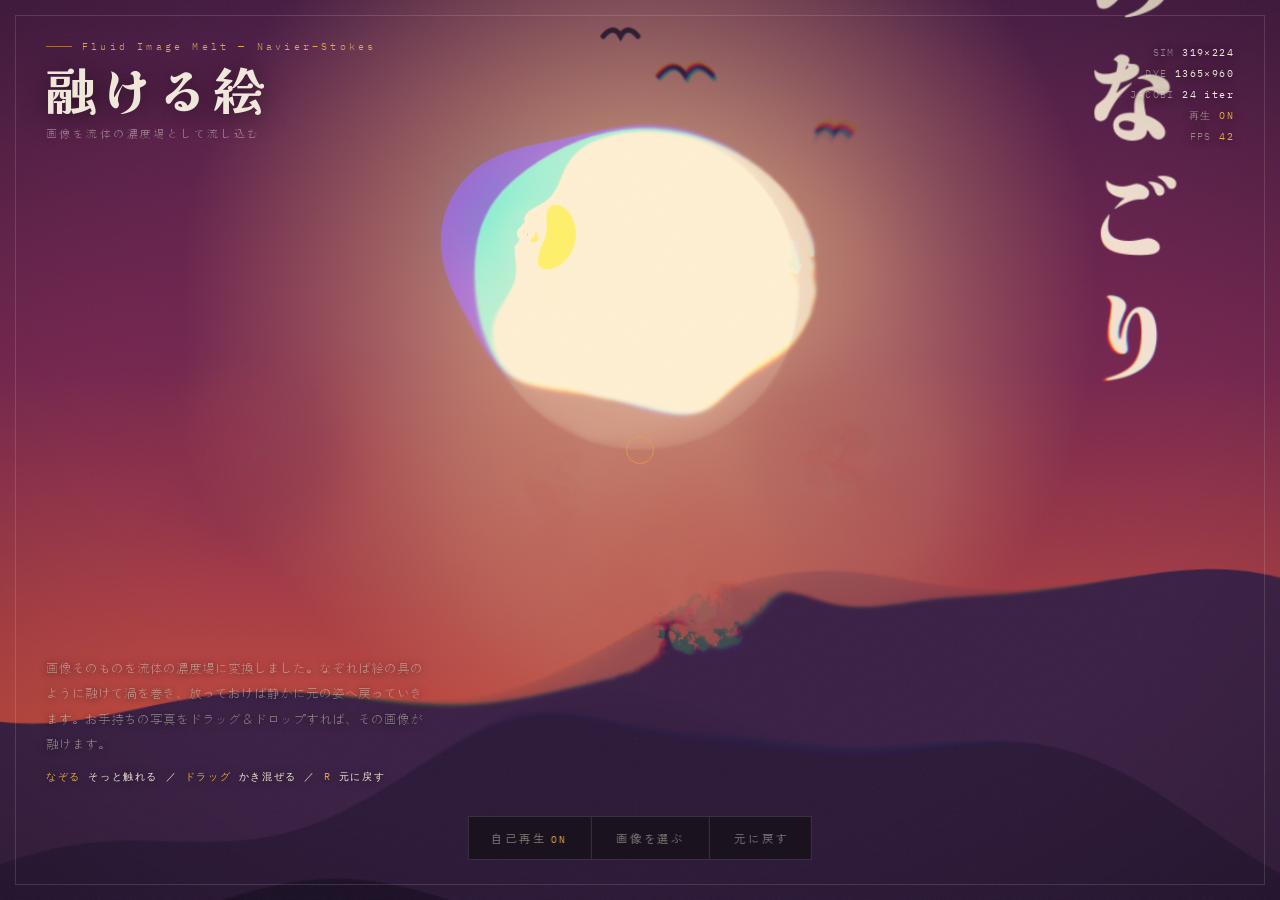
<file: sample/tokeru.html>
<!DOCTYPE html>
<html lang="ja">
<head>
<meta charset="UTF-8">
<meta name="viewport" content="width=device-width, initial-scale=1.0">
<title>融ける絵 — 画像を流体で溶かす</title>
<link rel="preconnect" href="https://fonts.googleapis.com">
<link rel="preconnect" href="https://fonts.gstatic.com" crossorigin>
<link href="https://fonts.googleapis.com/css2?family=Kaisei+Tokumin:wght@400;700;800&family=Zen+Kaku+Gothic+New:wght@300;400;500&family=IBM+Plex+Mono:wght@300;400&display=swap" rel="stylesheet">
<style>
  :root {
    --bg: #0e0c0a;
    --paper: #efe7da;
    --dim: rgba(239, 231, 218, 0.5);
    --faint: rgba(239, 231, 218, 0.15);
    --amber: #e0a64b;
    --mono: 'IBM Plex Mono', monospace;
    --serif: 'Kaisei Tokumin', serif;
    --sans: 'Zen Kaku Gothic New', sans-serif;
  }
  * { margin: 0; padding: 0; box-sizing: border-box; }
  html, body { height: 100%; overflow: hidden; background: var(--bg); }
  body { font-family: var(--sans); color: var(--paper); cursor: none; }

  #gl { position: fixed; inset: 0; width: 100%; height: 100%; display: block; }

  .grain {
    position: fixed; inset: 0; z-index: 9; pointer-events: none; opacity: 0.05;
    background-image: url("data:image/svg+xml,%3Csvg xmlns='http://www.w3.org/2000/svg' width='170' height='170'%3E%3Cfilter id='n'%3E%3CfeTurbulence type='fractalNoise' baseFrequency='0.85' numOctaves='2'/%3E%3C/filter%3E%3Crect width='170' height='170' filter='url(%23n)'/%3E%3C/svg%3E");
  }
  .frame {
    position: fixed; inset: 15px; border: 1px solid var(--faint);
    pointer-events: none; z-index: 10;
  }

  header {
    position: fixed; top: 40px; left: 46px; z-index: 20;
    animation: fadein 1.4s ease both 0.2s;
  }
  .kicker {
    font-family: var(--mono); font-size: 10px; font-weight: 300;
    letter-spacing: 0.32em; color: var(--amber);
    display: flex; align-items: center; gap: 10px;
  }
  .kicker::before { content: ''; width: 26px; height: 1px; background: var(--amber); opacity: 0.6; }
  h1 {
    font-family: var(--serif); font-weight: 800;
    font-size: clamp(30px, 4.2vw, 50px);
    letter-spacing: 0.12em; margin-top: 10px; line-height: 1;
    text-shadow: 0 2px 24px rgba(0,0,0,0.55);
  }
  .sub { font-size: 11px; font-weight: 300; letter-spacing: 0.22em; color: var(--dim); margin-top: 12px; }

  .stats {
    position: fixed; top: 42px; right: 46px; z-index: 20; text-align: right;
    font-family: var(--mono); font-size: 10px; font-weight: 300;
    letter-spacing: 0.14em; color: var(--dim); line-height: 2.1;
    animation: fadein 1.4s ease both 0.4s;
    text-shadow: 0 1px 8px rgba(0,0,0,0.6);
  }
  .stats b { color: var(--paper); font-weight: 400; }
  .stats .live { color: var(--amber); }

  .caption {
    position: fixed; bottom: 116px; left: 46px; z-index: 20; max-width: 380px;
    animation: fadein 1.4s ease both 0.6s;
  }
  .caption p {
    font-size: 12.5px; font-weight: 300; line-height: 2.05; color: var(--dim);
    text-shadow: 0 1px 8px rgba(0,0,0,0.7);
  }
  .caption .hint {
    margin-top: 13px; font-family: var(--mono); font-size: 10px;
    letter-spacing: 0.16em; color: var(--paper); text-shadow: 0 1px 8px rgba(0,0,0,0.7);
  }
  .caption .hint span { color: var(--amber); }

  .controls {
    position: fixed; bottom: 40px; left: 50%; transform: translateX(-50%);
    z-index: 20; display: flex; gap: 2px;
    border: 1px solid var(--faint);
    background: rgba(14, 12, 10, 0.55); backdrop-filter: blur(12px);
    animation: fadein 1.4s ease both 0.8s;
  }
  .controls button {
    cursor: none; appearance: none; border: none; background: transparent;
    color: var(--dim); font-family: var(--sans); font-weight: 400;
    padding: 13px 22px; font-size: 11.5px; letter-spacing: 0.16em;
    transition: color 0.3s; position: relative;
  }
  .controls button:hover { color: var(--paper); }
  .controls button .st { color: var(--amber); font-family: var(--mono); font-size: 10px; }
  .controls .sep { width: 1px; background: var(--faint); }

  .dropzone {
    position: fixed; inset: 0; z-index: 40; display: none;
    align-items: center; justify-content: center;
    background: rgba(14, 12, 10, 0.75); backdrop-filter: blur(6px);
    pointer-events: none;
  }
  .dropzone.show { display: flex; }
  .dropzone div {
    font-family: var(--serif); font-size: 26px; letter-spacing: 0.3em;
    color: var(--amber); border: 1px dashed var(--amber); padding: 36px 64px;
  }

  .cursor {
    position: fixed; z-index: 50; pointer-events: none;
    width: 28px; height: 28px; border: 1.5px solid rgba(224, 166, 75, 0.65);
    border-radius: 50%; transform: translate(-50%, -50%);
    transition: width 0.25s, height 0.25s;
  }
  body.pressing .cursor { width: 50px; height: 50px; }

  .fatal {
    position: fixed; inset: 0; z-index: 100; display: none;
    align-items: center; justify-content: center; background: var(--bg); padding: 40px;
  }
  .fatal.show { display: flex; }
  .fatal h2 { font-family: var(--serif); font-size: 20px; margin-bottom: 14px; }
  .fatal pre {
    font-family: var(--mono); font-size: 11px; color: var(--dim);
    white-space: pre-wrap; border: 1px solid var(--faint); padding: 16px; max-width: 540px;
  }

  @keyframes fadein { from { opacity: 0; } to { opacity: 1; } }

  @media (max-width: 720px) {
    header { top: 30px; left: 28px; }
    .stats { display: none; }
    .caption { bottom: 126px; left: 28px; right: 28px; }
    body { cursor: auto; } .cursor { display: none; }
  }
</style>
</head>
<body>

<canvas id="gl"></canvas>
<div class="grain"></div>
<div class="frame"></div>

<header>
  <div class="kicker">Fluid Image Melt — Navier–Stokes</div>
  <h1>融ける絵</h1>
  <div class="sub">画像を流体の濃度場として流し込む</div>
</header>

<div class="stats">
  <div>SIM <b id="stSim">--</b></div>
  <div>DYE <b id="stDye">--</b></div>
  <div>JACOBI <b>24 iter</b></div>
  <div>再生 <b class="live" id="stRestore">ON</b></div>
  <div>FPS <b class="live" id="stFps">--</b></div>
</div>

<div class="caption">
  <p>画像そのものを流体の濃度場に変換しました。なぞれば絵の具のように融けて渦を巻き、放っておけば静かに元の姿へ戻っていきます。お手持ちの写真をドラッグ＆ドロップすれば、その画像が融けます。</p>
  <div class="hint"><span>なぞる</span> そっと触れる ／ <span>ドラッグ</span> かき混ぜる ／ <span>R</span> 元に戻す</div>
</div>

<div class="controls">
  <button id="btnRestore">自己再生 <span class="st" id="btnRestoreSt">ON</span></button>
  <div class="sep"></div>
  <button id="btnFile">画像を選ぶ</button>
  <div class="sep"></div>
  <button id="btnReset">元に戻す</button>
</div>
<input type="file" id="fileInput" accept="image/*" style="display:none">

<div class="dropzone" id="dropzone"><div>ここに画像を落とす</div></div>

<div class="cursor" id="cursor"></div>

<div class="fatal" id="fatal"><div>
  <h2>WebGL 2.0 を初期化できませんでした</h2>
  <pre id="fatalMsg"></pre>
</div></div>

<script>
'use strict';
// ============================================================
//  融ける絵 — an image becomes the dye field of a realtime
//  Navier–Stokes fluid. Touch melts it; it slowly heals.
// ============================================================

const canvas = document.getElementById('gl');
const gl = canvas.getContext('webgl2', { antialias: false, alpha: false });

function fatal(msg) {
  document.getElementById('fatalMsg').textContent = msg;
  document.getElementById('fatal').classList.add('show');
  throw new Error(msg);
}
if (!gl) fatal('このブラウザは WebGL 2.0 に対応していません。');
if (!gl.getExtension('EXT_color_buffer_float'))
  fatal('浮動小数点レンダリング (EXT_color_buffer_float) が利用できません。');

function compile(type, src) {
  const s = gl.createShader(type);
  gl.shaderSource(s, src);
  gl.compileShader(s);
  if (!gl.getShaderParameter(s, gl.COMPILE_STATUS))
    fatal('Shader compile error:\n' + gl.getShaderInfoLog(s));
  return s;
}
function makeProgram(fsSrc) {
  const p = gl.createProgram();
  gl.attachShader(p, compile(gl.VERTEX_SHADER, VS));
  gl.attachShader(p, compile(gl.FRAGMENT_SHADER, fsSrc));
  gl.linkProgram(p);
  if (!gl.getProgramParameter(p, gl.LINK_STATUS))
    fatal('Program link error:\n' + gl.getProgramInfoLog(p));
  const u = {};
  const n = gl.getProgramParameter(p, gl.ACTIVE_UNIFORMS);
  for (let i = 0; i < n; i++) {
    const info = gl.getActiveUniform(p, i);
    u[info.name] = gl.getUniformLocation(p, info.name);
  }
  return { p, u };
}

const VS = `#version 300 es
void main(){
  vec2 p = vec2(float((gl_VertexID<<1)&2), float(gl_VertexID&2));
  gl_Position = vec4(p*2.0-1.0, 0.0, 1.0);
}`;
const HDR = `#version 300 es
precision highp float;
`;

// ---------- solver shaders (same pipeline as 墨流し) ----------
const advectionFS = HDR + `
uniform sampler2D uVelocity, uSource;
uniform vec2 uTexel, uVTexel;
uniform float uDt, uDiss;
out vec4 o;
void main(){
  vec2 uv = gl_FragCoord.xy * uTexel;
  vec2 coord = uv - uDt * texture(uVelocity, uv).xy * uVTexel;
  o = texture(uSource, coord) / (1.0 + uDiss * uDt);
}`;

const curlFS = HDR + `
uniform sampler2D uVelocity;
uniform vec2 uTexel;
out vec4 o;
void main(){
  vec2 uv = gl_FragCoord.xy * uTexel;
  float L = texture(uVelocity, uv - vec2(uTexel.x, 0.0)).y;
  float R = texture(uVelocity, uv + vec2(uTexel.x, 0.0)).y;
  float B = texture(uVelocity, uv - vec2(0.0, uTexel.y)).x;
  float T = texture(uVelocity, uv + vec2(0.0, uTexel.y)).x;
  o = vec4(0.5*(R - L - T + B), 0.0, 0.0, 1.0);
}`;

const vorticityFS = HDR + `
uniform sampler2D uVelocity, uCurl;
uniform vec2 uTexel;
uniform float uStrength, uDt;
out vec4 o;
void main(){
  vec2 uv = gl_FragCoord.xy * uTexel;
  float L = texture(uCurl, uv - vec2(uTexel.x, 0.0)).x;
  float R = texture(uCurl, uv + vec2(uTexel.x, 0.0)).x;
  float B = texture(uCurl, uv - vec2(0.0, uTexel.y)).x;
  float T = texture(uCurl, uv + vec2(0.0, uTexel.y)).x;
  float C = texture(uCurl, uv).x;
  vec2 force = 0.5 * vec2(abs(T) - abs(B), abs(R) - abs(L));
  force /= length(force) + 1e-4;
  force *= uStrength * C;
  force.y *= -1.0;
  vec2 vel = texture(uVelocity, uv).xy + force * uDt;
  o = vec4(clamp(vel, -1000.0, 1000.0), 0.0, 1.0);
}`;

const divergenceFS = HDR + `
uniform sampler2D uVelocity;
uniform vec2 uTexel;
out vec4 o;
void main(){
  vec2 uv = gl_FragCoord.xy * uTexel;
  float L = texture(uVelocity, uv - vec2(uTexel.x, 0.0)).x;
  float R = texture(uVelocity, uv + vec2(uTexel.x, 0.0)).x;
  float B = texture(uVelocity, uv - vec2(0.0, uTexel.y)).y;
  float T = texture(uVelocity, uv + vec2(0.0, uTexel.y)).y;
  vec2 C = texture(uVelocity, uv).xy;
  if(uv.x - uTexel.x < 0.0) L = -C.x;
  if(uv.x + uTexel.x > 1.0) R = -C.x;
  if(uv.y - uTexel.y < 0.0) B = -C.y;
  if(uv.y + uTexel.y > 1.0) T = -C.y;
  o = vec4(0.5*(R - L + T - B), 0.0, 0.0, 1.0);
}`;

const clearFS = HDR + `
uniform sampler2D uTexture;
uniform vec2 uTexel;
uniform float uValue;
out vec4 o;
void main(){ o = uValue * texture(uTexture, gl_FragCoord.xy * uTexel); }`;

const pressureFS = HDR + `
uniform sampler2D uPressure, uDivergence;
uniform vec2 uTexel;
out vec4 o;
void main(){
  vec2 uv = gl_FragCoord.xy * uTexel;
  float L = texture(uPressure, uv - vec2(uTexel.x, 0.0)).x;
  float R = texture(uPressure, uv + vec2(uTexel.x, 0.0)).x;
  float B = texture(uPressure, uv - vec2(0.0, uTexel.y)).x;
  float T = texture(uPressure, uv + vec2(0.0, uTexel.y)).x;
  float div = texture(uDivergence, uv).x;
  o = vec4((L + R + B + T - div) * 0.25, 0.0, 0.0, 1.0);
}`;

const gradientFS = HDR + `
uniform sampler2D uPressure, uVelocity;
uniform vec2 uTexel;
out vec4 o;
void main(){
  vec2 uv = gl_FragCoord.xy * uTexel;
  float L = texture(uPressure, uv - vec2(uTexel.x, 0.0)).x;
  float R = texture(uPressure, uv + vec2(uTexel.x, 0.0)).x;
  float B = texture(uPressure, uv - vec2(0.0, uTexel.y)).x;
  float T = texture(uPressure, uv + vec2(0.0, uTexel.y)).x;
  vec2 vel = texture(uVelocity, uv).xy - 0.5*vec2(R - L, T - B);
  o = vec4(vel, 0.0, 1.0);
}`;

const splatFS = HDR + `
uniform sampler2D uTarget;
uniform vec2 uTexel, uPoint;
uniform vec3 uColor;
uniform float uRadius, uAspect, uRadial, uForce;
out vec4 o;
void main(){
  vec2 uv = gl_FragCoord.xy * uTexel;
  vec2 d = uv - uPoint;
  d.x *= uAspect;
  float g = exp(-dot(d, d) / uRadius);
  vec3 base = texture(uTarget, uv).rgb;
  vec3 add = uColor;
  if(uRadial > 0.5) add = vec3(normalize(d + 1e-5) * uForce, 0.0);
  o = vec4(base + add * g, 1.0);
}`;

// ---------- image-specific shaders ----------
// 画像を濃度場へ焼き込む (cover フィット)
const stampFS = HDR + `
uniform sampler2D uImage;
uniform vec2 uTexel, uScale;
out vec4 o;
void main(){
  vec2 uv = gl_FragCoord.xy * uTexel;
  vec2 iuv = (uv - 0.5) * uScale + 0.5;
  o = vec4(texture(uImage, iuv).rgb, 1.0);
}`;

// 元画像へゆっくり戻す (自己再生)
const restoreFS = HDR + `
uniform sampler2D uDye, uImage;
uniform vec2 uTexel, uScale;
uniform float uAmount;
out vec4 o;
void main(){
  vec2 uv = gl_FragCoord.xy * uTexel;
  vec2 iuv = (uv - 0.5) * uScale + 0.5;
  vec3 dye = texture(uDye, uv).rgb;
  vec3 img = texture(uImage, iuv).rgb;
  o = vec4(mix(dye, img, uAmount), 1.0);
}`;

// 表示: 速度に沿った色収差スメア + ビネット
const displayFS = HDR + `
uniform sampler2D uDye, uVelocity;
uniform vec2 uRes;
out vec4 o;
void main(){
  vec2 uv = gl_FragCoord.xy / uRes;
  vec2 v = texture(uVelocity, uv).xy;
  vec2 sh = v * 0.0011;
  vec3 col;
  col.r = texture(uDye, uv + sh).r;
  col.g = texture(uDye, uv).g;
  col.b = texture(uDye, uv - sh).b;
  float sp = length(v);
  col += vec3(1.0, 0.95, 0.85) * smoothstep(70.0, 280.0, sp) * 0.09;
  float d = length(uv - 0.5);
  col *= 1.0 - 0.35*smoothstep(0.40, 0.95, d);
  o = vec4(col, 1.0);
}`;

const progAdvect   = makeProgram(advectionFS);
const progCurl     = makeProgram(curlFS);
const progVort     = makeProgram(vorticityFS);
const progDiv      = makeProgram(divergenceFS);
const progClear    = makeProgram(clearFS);
const progPressure = makeProgram(pressureFS);
const progGrad     = makeProgram(gradientFS);
const progSplat    = makeProgram(splatFS);
const progStamp    = makeProgram(stampFS);
const progRestore  = makeProgram(restoreFS);
const progDisplay  = makeProgram(displayFS);

gl.bindVertexArray(gl.createVertexArray());
gl.disable(gl.BLEND);

// ---------- framebuffers ----------
let W = 0, H = 0;
const DPR = Math.min(window.devicePixelRatio || 1, 2);

function createFBO(w, h, internal, format, filter) {
  const tex = gl.createTexture();
  gl.activeTexture(gl.TEXTURE0);
  gl.bindTexture(gl.TEXTURE_2D, tex);
  gl.texImage2D(gl.TEXTURE_2D, 0, internal, w, h, 0, format, gl.HALF_FLOAT, null);
  gl.texParameteri(gl.TEXTURE_2D, gl.TEXTURE_MIN_FILTER, filter);
  gl.texParameteri(gl.TEXTURE_2D, gl.TEXTURE_MAG_FILTER, filter);
  gl.texParameteri(gl.TEXTURE_2D, gl.TEXTURE_WRAP_S, gl.CLAMP_TO_EDGE);
  gl.texParameteri(gl.TEXTURE_2D, gl.TEXTURE_WRAP_T, gl.CLAMP_TO_EDGE);
  const fbo = gl.createFramebuffer();
  gl.bindFramebuffer(gl.FRAMEBUFFER, fbo);
  gl.framebufferTexture2D(gl.FRAMEBUFFER, gl.COLOR_ATTACHMENT0, gl.TEXTURE_2D, tex, 0);
  gl.clearColor(0, 0, 0, 1);
  gl.clear(gl.COLOR_BUFFER_BIT);
  return { tex, fbo, w, h };
}
function createDoubleFBO(w, h, internal, format, filter) {
  return {
    read: createFBO(w, h, internal, format, filter),
    write: createFBO(w, h, internal, format, filter),
    w, h, texelX: 1 / w, texelY: 1 / h,
    swap() { const t = this.read; this.read = this.write; this.write = t; }
  };
}
function attach(tex, unit) {
  gl.activeTexture(gl.TEXTURE0 + unit);
  gl.bindTexture(gl.TEXTURE_2D, tex);
  return unit;
}
function blit(target) {
  if (target) {
    gl.bindFramebuffer(gl.FRAMEBUFFER, target.fbo);
    gl.viewport(0, 0, target.w, target.h);
  } else {
    gl.bindFramebuffer(gl.FRAMEBUFFER, null);
    gl.viewport(0, 0, W, H);
  }
  gl.drawArrays(gl.TRIANGLES, 0, 3);
}

let velocity, dye, pressure, divergence, curl;
function dims(base) {
  const a = innerWidth / innerHeight;
  return a > 1
    ? { w: Math.round(base * a), h: base }
    : { w: base, h: Math.round(base / a) };
}
function initFBOs() {
  const sim = dims(224), dy = dims(960);
  velocity   = createDoubleFBO(sim.w, sim.h, gl.RG16F,   gl.RG,   gl.LINEAR);
  dye        = createDoubleFBO(dy.w,  dy.h,  gl.RGBA16F, gl.RGBA, gl.LINEAR);
  pressure   = createDoubleFBO(sim.w, sim.h, gl.R16F,    gl.RED,  gl.NEAREST);
  divergence = createFBO(sim.w, sim.h, gl.R16F, gl.RED, gl.NEAREST);
  curl       = createFBO(sim.w, sim.h, gl.R16F, gl.RED, gl.NEAREST);
  document.getElementById('stSim').textContent = sim.w + '×' + sim.h;
  document.getElementById('stDye').textContent = dy.w + '×' + dy.h;
}

// ---------- source image ----------
const srcTex = gl.createTexture();
let srcW = 1, srcH = 1;
const cover = { x: 1, y: 1 };

function computeCover() {
  const ca = innerWidth / innerHeight, ia = srcW / srcH;
  if (ca > ia) { cover.x = 1; cover.y = ia / ca; }
  else { cover.x = ca / ia; cover.y = 1; }
}
function setSource(imageLike, w, h) {
  srcW = w; srcH = h;
  gl.bindTexture(gl.TEXTURE_2D, srcTex);
  gl.pixelStorei(gl.UNPACK_FLIP_Y_WEBGL, true);
  gl.texImage2D(gl.TEXTURE_2D, 0, gl.RGBA8, gl.RGBA, gl.UNSIGNED_BYTE, imageLike);
  gl.pixelStorei(gl.UNPACK_FLIP_Y_WEBGL, false);
  gl.texParameteri(gl.TEXTURE_2D, gl.TEXTURE_MIN_FILTER, gl.LINEAR);
  gl.texParameteri(gl.TEXTURE_2D, gl.TEXTURE_MAG_FILTER, gl.LINEAR);
  gl.texParameteri(gl.TEXTURE_2D, gl.TEXTURE_WRAP_S, gl.CLAMP_TO_EDGE);
  gl.texParameteri(gl.TEXTURE_2D, gl.TEXTURE_WRAP_T, gl.CLAMP_TO_EDGE);
  computeCover();
}
function stamp() {
  const { p, u } = progStamp;
  gl.useProgram(p);
  gl.uniform1i(u.uImage, attach(srcTex, 0));
  gl.uniform2f(u.uScale, cover.x, cover.y);
  for (let i = 0; i < 2; i++) {        // 両バッファに焼き込む
    gl.uniform2f(u.uTexel, dye.texelX, dye.texelY);
    blit(dye.write);
    dye.swap();
  }
}
function reset() {
  stamp();
  [velocity.read, velocity.write, pressure.read, pressure.write].forEach(f => {
    gl.bindFramebuffer(gl.FRAMEBUFFER, f.fbo);
    gl.clearColor(0, 0, 0, 1);
    gl.clear(gl.COLOR_BUFFER_BIT);
  });
}

// ---------- default artwork (procedural, Canvas 2D) ----------
let usingDefault = true;
function makeDefaultArt() {
  const c = document.createElement('canvas');
  c.width = 1200; c.height = 1500;
  const x = c.getContext('2d');
  const g = x.createLinearGradient(0, 0, 0, c.height);
  g.addColorStop(0.00, '#241543');
  g.addColorStop(0.45, '#75254e');
  g.addColorStop(0.72, '#d0503a');
  g.addColorStop(1.00, '#f0a93f');
  x.fillStyle = g; x.fillRect(0, 0, c.width, c.height);
  // 太陽
  const sy = c.height * 0.40;
  const rg = x.createRadialGradient(600, sy, 40, 600, sy, 430);
  rg.addColorStop(0, 'rgba(255,240,214,0.95)');
  rg.addColorStop(0.25, 'rgba(255,205,140,0.55)');
  rg.addColorStop(1, 'rgba(255,180,110,0)');
  x.fillStyle = rg; x.fillRect(0, 0, c.width, c.height);
  x.fillStyle = '#fff0d2';
  x.beginPath(); x.arc(600, sy, 150, 0, 7); x.fill();
  // 山なみ
  const layers = [
    { y: 0.62, amp: 70, col: '#3a1f44' },
    { y: 0.72, amp: 90, col: '#2b1838' },
    { y: 0.82, amp: 60, col: '#1c1028' }
  ];
  for (const L of layers) {
    x.fillStyle = L.col;
    x.beginPath();
    x.moveTo(0, c.height);
    for (let px = 0; px <= c.width; px += 10) {
      const yy = c.height * L.y
        + Math.sin(px * 0.004 + L.amp) * L.amp
        + Math.sin(px * 0.013 + L.amp * 2) * L.amp * 0.3;
      x.lineTo(px, yy);
    }
    x.lineTo(c.width, c.height);
    x.fill();
  }
  // 水面のきらめき
  x.fillStyle = 'rgba(255,220,160,0.5)';
  for (let i = 0; i < 60; i++) {
    const wy = c.height * (0.86 + Math.random() * 0.12);
    x.fillRect(Math.random() * c.width, wy, 30 + Math.random() * 70, 3);
  }
  // 鳥
  x.strokeStyle = 'rgba(30,16,40,0.85)'; x.lineWidth = 5; x.lineCap = 'round';
  for (let i = 0; i < 5; i++) {
    const bx = 150 + Math.random() * 700, by = c.height * (0.13 + Math.random() * 0.2);
    const s = 12 + Math.random() * 14;
    x.beginPath();
    x.moveTo(bx - s, by); x.quadraticCurveTo(bx - s * 0.4, by - s * 0.7, bx, by);
    x.quadraticCurveTo(bx + s * 0.4, by - s * 0.7, bx + s, by);
    x.stroke();
  }
  // 縦書きの題
  x.fillStyle = 'rgba(255,242,220,0.92)';
  x.font = '800 92px "Kaisei Tokumin", serif';
  x.textAlign = 'center';
  [...'夢のなごり'].forEach((ch, i) => x.fillText(ch, c.width - 140, 230 + i * 112));
  return c;
}

// ---------- splats ----------
function splat(target, x, y, color, radius, radial, force) {
  const { p, u } = progSplat;
  gl.useProgram(p);
  gl.uniform1i(u.uTarget, attach(target.read.tex, 0));
  gl.uniform2f(u.uTexel, target.texelX, target.texelY);
  gl.uniform2f(u.uPoint, x, y);
  gl.uniform3f(u.uColor, color[0], color[1], color[2]);
  gl.uniform1f(u.uRadius, radius);
  gl.uniform1f(u.uAspect, innerWidth / innerHeight);
  gl.uniform1f(u.uRadial, radial);
  gl.uniform1f(u.uForce, force);
  blit(target.write);
  target.swap();
}
function push(x, y, dx, dy, strong) {
  const f = strong ? 6500 : 1600;
  const r = strong ? 0.0035 : 0.0012;
  splat(velocity, x, y, [dx * f, dy * f, 0], r, 0, 0);
}
function ripple(x, y, force, radius) {
  splat(velocity, x, y, [0, 0, 0], radius, 1, force);
}

// ---------- simulation ----------
const VORT_STRENGTH = 16, PRESSURE_ITER = 24;
const VEL_DISS = 0.7, RESTORE_RATE = 0.5;
let restoreOn = true;

function step(dt) {
  gl.useProgram(progCurl.p);
  gl.uniform1i(progCurl.u.uVelocity, attach(velocity.read.tex, 0));
  gl.uniform2f(progCurl.u.uTexel, velocity.texelX, velocity.texelY);
  blit(curl);

  gl.useProgram(progVort.p);
  gl.uniform1i(progVort.u.uVelocity, attach(velocity.read.tex, 0));
  gl.uniform1i(progVort.u.uCurl, attach(curl.tex, 1));
  gl.uniform2f(progVort.u.uTexel, velocity.texelX, velocity.texelY);
  gl.uniform1f(progVort.u.uStrength, VORT_STRENGTH);
  gl.uniform1f(progVort.u.uDt, dt);
  blit(velocity.write);
  velocity.swap();

  gl.useProgram(progDiv.p);
  gl.uniform1i(progDiv.u.uVelocity, attach(velocity.read.tex, 0));
  gl.uniform2f(progDiv.u.uTexel, velocity.texelX, velocity.texelY);
  blit(divergence);

  gl.useProgram(progClear.p);
  gl.uniform1i(progClear.u.uTexture, attach(pressure.read.tex, 0));
  gl.uniform2f(progClear.u.uTexel, pressure.texelX, pressure.texelY);
  gl.uniform1f(progClear.u.uValue, 0.8);
  blit(pressure.write);
  pressure.swap();

  gl.useProgram(progPressure.p);
  gl.uniform2f(progPressure.u.uTexel, pressure.texelX, pressure.texelY);
  gl.uniform1i(progPressure.u.uDivergence, attach(divergence.tex, 1));
  for (let i = 0; i < PRESSURE_ITER; i++) {
    gl.uniform1i(progPressure.u.uPressure, attach(pressure.read.tex, 0));
    blit(pressure.write);
    pressure.swap();
  }

  gl.useProgram(progGrad.p);
  gl.uniform1i(progGrad.u.uPressure, attach(pressure.read.tex, 0));
  gl.uniform1i(progGrad.u.uVelocity, attach(velocity.read.tex, 1));
  gl.uniform2f(progGrad.u.uTexel, velocity.texelX, velocity.texelY);
  blit(velocity.write);
  velocity.swap();

  gl.useProgram(progAdvect.p);
  gl.uniform1i(progAdvect.u.uVelocity, attach(velocity.read.tex, 0));
  gl.uniform1i(progAdvect.u.uSource, attach(velocity.read.tex, 0));
  gl.uniform2f(progAdvect.u.uTexel, velocity.texelX, velocity.texelY);
  gl.uniform2f(progAdvect.u.uVTexel, velocity.texelX, velocity.texelY);
  gl.uniform1f(progAdvect.u.uDt, dt);
  gl.uniform1f(progAdvect.u.uDiss, VEL_DISS);
  blit(velocity.write);
  velocity.swap();

  // 画像 (=濃度場) の移流。消散ゼロ — 絵は薄れず、ただ流れる
  gl.uniform1i(progAdvect.u.uVelocity, attach(velocity.read.tex, 0));
  gl.uniform1i(progAdvect.u.uSource, attach(dye.read.tex, 1));
  gl.uniform2f(progAdvect.u.uTexel, dye.texelX, dye.texelY);
  gl.uniform1f(progAdvect.u.uDiss, 0.0);
  blit(dye.write);
  dye.swap();

  // 自己再生 — 元画像へ指数的に回帰
  if (restoreOn) {
    const { p, u } = progRestore;
    gl.useProgram(p);
    gl.uniform1i(u.uDye, attach(dye.read.tex, 0));
    gl.uniform1i(u.uImage, attach(srcTex, 1));
    gl.uniform2f(u.uTexel, dye.texelX, dye.texelY);
    gl.uniform2f(u.uScale, cover.x, cover.y);
    gl.uniform1f(u.uAmount, 1 - Math.exp(-RESTORE_RATE * dt));
    blit(dye.write);
    dye.swap();
  }
}

// ---------- input ----------
const pointer = { x: 0, y: 0, px: 0, py: 0, down: false, moved: false, has: false };
const mouseUI = { x: innerWidth / 2, y: innerHeight / 2 };
let lastInput = 0, lastRipple = 0;

window.addEventListener('pointerdown', e => {
  if (e.target.closest('.controls')) return;
  pointer.down = true;
  pointer.x = pointer.px = e.clientX / innerWidth;
  pointer.y = pointer.py = 1 - e.clientY / innerHeight;
  document.body.classList.add('pressing');
  lastInput = performance.now() / 1000;
});
window.addEventListener('pointermove', e => {
  mouseUI.x = e.clientX; mouseUI.y = e.clientY;
  if (!pointer.has) {
    pointer.px = e.clientX / innerWidth;
    pointer.py = 1 - e.clientY / innerHeight;
    pointer.has = true;
  }
  pointer.x = e.clientX / innerWidth;
  pointer.y = 1 - e.clientY / innerHeight;
  pointer.moved = true;
  lastInput = performance.now() / 1000;
});
window.addEventListener('pointerup', () => {
  pointer.down = false;
  document.body.classList.remove('pressing');
});
window.addEventListener('keydown', e => {
  if (e.key === 'r' || e.key === 'R') reset();
});

const stRestore = document.getElementById('stRestore');
const btnRestoreSt = document.getElementById('btnRestoreSt');
document.getElementById('btnRestore').addEventListener('click', () => {
  restoreOn = !restoreOn;
  stRestore.textContent = btnRestoreSt.textContent = restoreOn ? 'ON' : 'OFF';
});
document.getElementById('btnReset').addEventListener('click', reset);
document.getElementById('btnFile').addEventListener('click', () =>
  document.getElementById('fileInput').click());
document.getElementById('fileInput').addEventListener('change', e => {
  if (e.target.files[0]) loadFile(e.target.files[0]);
});

// drag & drop
const dropzone = document.getElementById('dropzone');
let dragDepth = 0;
window.addEventListener('dragenter', e => {
  e.preventDefault(); dragDepth++;
  dropzone.classList.add('show');
});
window.addEventListener('dragleave', e => {
  e.preventDefault(); dragDepth--;
  if (dragDepth <= 0) { dragDepth = 0; dropzone.classList.remove('show'); }
});
window.addEventListener('dragover', e => e.preventDefault());
window.addEventListener('drop', e => {
  e.preventDefault(); dragDepth = 0;
  dropzone.classList.remove('show');
  const f = e.dataTransfer.files[0];
  if (f && f.type.startsWith('image/')) loadFile(f);
});
function loadFile(f) {
  const img = new Image();
  img.onload = () => {
    setSource(img, img.naturalWidth, img.naturalHeight);
    usingDefault = false;
    URL.revokeObjectURL(img.src);
    reset();
  };
  img.src = URL.createObjectURL(f);
}

// ---------- init ----------
function resize() {
  W = Math.floor(innerWidth * DPR);
  H = Math.floor(innerHeight * DPR);
  canvas.width = W; canvas.height = H;
  initFBOs();
  computeCover();
  stamp();
}
const art = makeDefaultArt();
setSource(art, art.width, art.height);
resize();
window.addEventListener('resize', resize);

// フォント到着後に既定アートを描き直す (題字を明朝で)
document.fonts.load('800 92px "Kaisei Tokumin"').then(() => {
  if (usingDefault) {
    const a2 = makeDefaultArt();
    setSource(a2, a2.width, a2.height);
    stamp();
  }
});

// 開幕の揺らぎ
const introQueue = [1.0, 1.9, 2.8].map(t => ({
  t, x: 0.25 + Math.random() * 0.5, y: 0.3 + Math.random() * 0.4
}));

// ---------- main loop ----------
const cursorEl = document.getElementById('cursor');
const elFps = document.getElementById('stFps');
let cx = mouseUI.x, cy = mouseUI.y;
let last = performance.now(), fpsAcc = 0, fpsN = 0, fpsT = 0;

function loop(now) {
  const dt = Math.min((now - last) / 1000, 1 / 30);
  last = now;
  const t = now / 1000;

  cx += (mouseUI.x - cx) * 0.25;
  cy += (mouseUI.y - cy) * 0.25;
  cursorEl.style.left = cx + 'px';
  cursorEl.style.top = cy + 'px';

  while (introQueue.length && t > introQueue[0].t) {
    const d = introQueue.shift();
    ripple(d.x, d.y, 220, 0.005);
    lastRipple = t;
  }

  if (pointer.moved) {
    const dx = Math.max(-0.025, Math.min(0.025, pointer.x - pointer.px));
    const dy = Math.max(-0.025, Math.min(0.025, pointer.y - pointer.py));
    if (dx !== 0 || dy !== 0) push(pointer.x, pointer.y, dx, dy, pointer.down);
    pointer.px = pointer.x;
    pointer.py = pointer.y;
    pointer.moved = false;
  }

  // 放置時 — 水面がひとりでに揺れる
  if (t - lastInput > 4 && t - lastRipple > 3.2 && !introQueue.length) {
    ripple(0.15 + Math.random() * 0.7, 0.2 + Math.random() * 0.6, 130, 0.005);
    lastRipple = t;
  }

  step(dt);

  gl.useProgram(progDisplay.p);
  gl.uniform1i(progDisplay.u.uDye, attach(dye.read.tex, 0));
  gl.uniform1i(progDisplay.u.uVelocity, attach(velocity.read.tex, 1));
  gl.uniform2f(progDisplay.u.uRes, W, H);
  blit(null);

  fpsAcc += dt; fpsN++; fpsT += dt;
  if (fpsT > 0.5) {
    elFps.textContent = Math.round(fpsN / fpsAcc);
    fpsAcc = 0; fpsN = 0; fpsT = 0;
  }
  requestAnimationFrame(loop);
}
requestAnimationFrame(loop);
</script>
</body>
</html>
</file>
